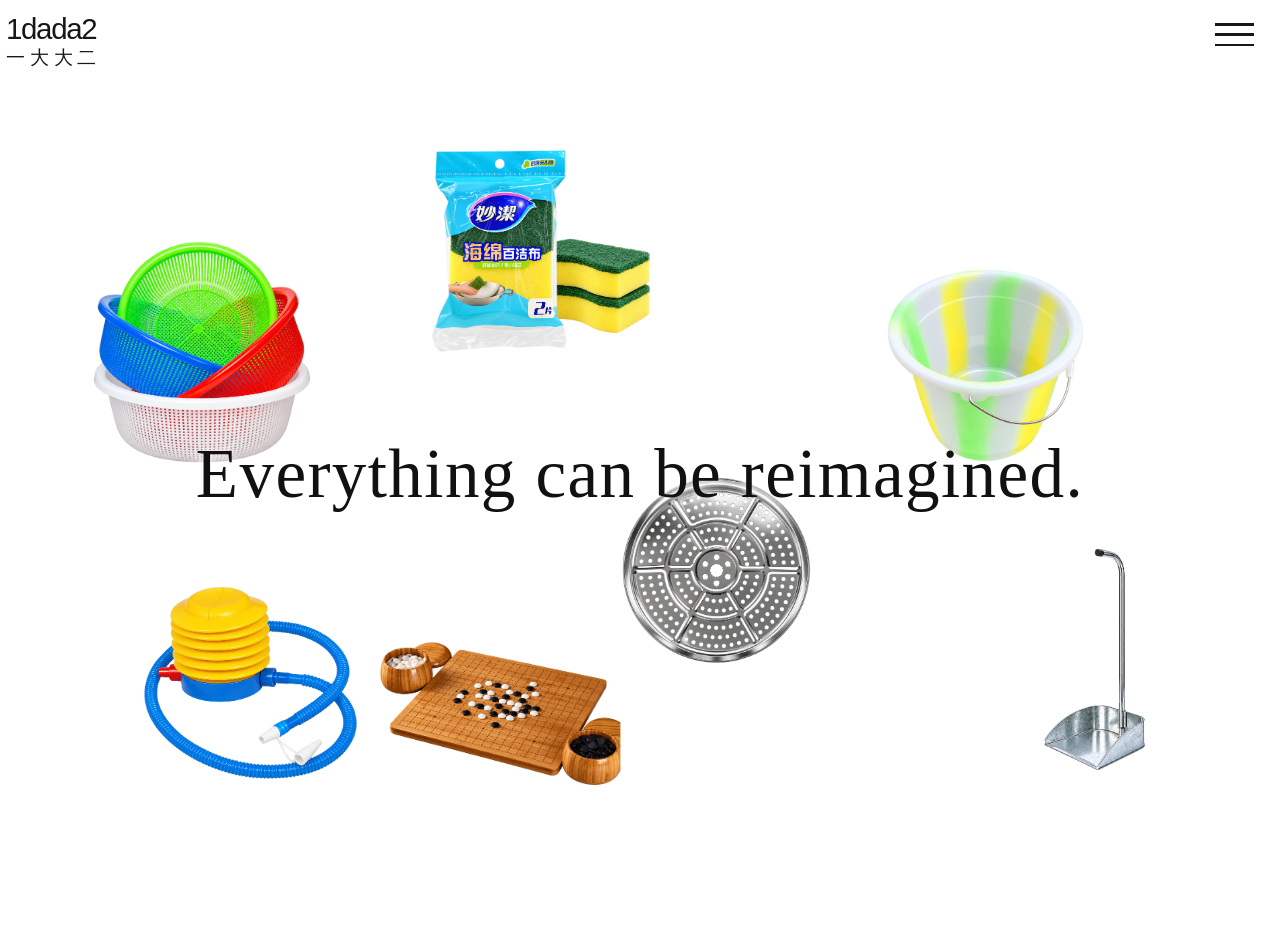
<file: index.html>
<!DOCTYPE html>
<html lang="en">
<head>
  <meta charset="utf-8" />
  <meta name="viewport" content="width=device-width,initial-scale=1" />
  <title>Home — Independent Designer</title>
  <meta name="description" content="Independent design practice: projects, objects, furniture and workshops." />
  <link rel="stylesheet" href="style.css" />
</head>
<body class="landing reimagined-home">
  <main class="reimagined-stage">
    <header aria-label="Main navigation" class="landing-top">
      <a class="index-home" href="index.html"><span class="brand-en">1dada2</span><span class="brand-zh brand-zh-aligned"><span>一</span><span>大</span><span>大</span><span>二</span></span></a>
      <button class="home-menu-toggle" type="button" aria-label="打开导航菜单" aria-expanded="false" aria-controls="home-full-menu"><span></span><span></span><span></span></button>
    </header>

    <div class="home-full-menu" id="home-full-menu" aria-hidden="true">
      <div class="home-menu-header">
        <a class="index-home" href="index.html"><span class="brand-en">1dada2</span><span class="brand-zh brand-zh-aligned"><span>一</span><span>大</span><span>大</span><span>二</span></span></a>
        <button type="button" class="home-menu-close" aria-label="关闭导航菜单">&times;</button>
      </div>
      <nav class="home-menu-links" aria-label="Site sections">
        <a href="projects.html"><span>Projects</span><small>项目</small></a>
        <a href="objects.html"><span>Objects</span><small>物品</small></a>
        <a href="furniture.html"><span>Furniture</span><small>家具</small></a>
        <a href="workshop.html"><span>Workshop</span><small>工作坊</small></a>
        <a href="about.html"><span>About</span><small>关于</small></a>
      </nav>
    </div>

    <section class="reimagined-hero" aria-label="Home introduction">
      <h1>Everything can be reimagined.</h1>
    </section>

    <section class="reimagined-canvas" aria-label="Everyday objects reimagined">
      <article class="object-pair pair-basket" aria-label="Basket becomes wall clock">
        <div class="pair-frame">
          <img class="pair-image pair-default" src="images/home-reimagined/ordinary-basket.png" alt="Basket" />
          <img class="pair-image pair-hover" src="images/home-reimagined/reimagined-basket.jpg" alt="Basket clock" />
        </div>
      </article>

      <article class="object-pair pair-sponge" aria-label="Sponge becomes mirror">
        <div class="pair-frame">
          <img class="pair-image pair-default" src="images/home-reimagined/ordinary-sponge.png" alt="Sponge" />
          <img class="pair-image pair-hover" src="images/home-reimagined/reimagined-sponge.jpg" alt="Sponge mirror" />
        </div>
      </article>

      <article class="object-pair pair-bucket" aria-label="Bucket becomes lamp">
        <div class="pair-frame">
          <img class="pair-image pair-default" src="images/home-reimagined/ordinary-bucket.png" alt="Bucket" />
          <img class="pair-image pair-hover" src="images/home-reimagined/reimagined-bucket.jpg" alt="Bucket lamp" />
        </div>
      </article>

      <article class="object-pair pair-pump" aria-label="Pump becomes lamp">
        <div class="pair-frame">
          <img class="pair-image pair-default" src="images/home-reimagined/ordinary-pump.png" alt="Pump" />
          <img class="pair-image pair-hover" src="images/home-reimagined/reimagined-pump.jpg" alt="Pump lamp" />
        </div>
      </article>

      <article class="object-pair pair-steamer" aria-label="Steamer becomes tool cart">
        <div class="pair-frame">
          <img class="pair-image pair-default" src="images/home-reimagined/ordinary-steamer.png" alt="Steamer tray" />
          <img class="pair-image pair-hover" src="images/home-reimagined/reimagined-steamer.jpg" alt="Tool cart" />
        </div>
      </article>

      <article class="object-pair pair-weiqi" aria-label="Weiqi becomes wall hook">
        <div class="pair-frame">
          <img class="pair-image pair-default" src="images/home-reimagined/ordinary-weiqi.png" alt="Weiqi board" />
          <img class="pair-image pair-hover" src="images/home-reimagined/reimagined-weiqi.jpg" alt="Weiqi wall hook" />
        </div>
      </article>

      <article class="object-pair pair-dustpan" aria-label="Dustpan becomes magazine rack">
        <div class="pair-frame">
          <img class="pair-image pair-default" src="images/home-reimagined/ordinary-dustpan.png" alt="Dustpan" />
          <img class="pair-image pair-hover" src="images/home-reimagined/reimagined-dustpan.jpg" alt="Dustpan magazine rack" />
        </div>
      </article>
    </section>
  </main>

  <script>
  (function(){
    const menu=document.getElementById('home-full-menu');
    const open=document.querySelector('.home-menu-toggle');
    const close=document.querySelector('.home-menu-close');
    const links=menu.querySelectorAll('a');
    function setOpen(show){
      menu.classList.toggle('is-open',show);
      menu.setAttribute('aria-hidden',String(!show));
      open.setAttribute('aria-expanded',String(show));
      document.body.classList.toggle('home-menu-open',show);
      if(show) close.focus(); else open.focus();
    }
    open.addEventListener('click',()=>setOpen(true));
    close.addEventListener('click',()=>setOpen(false));
    document.addEventListener('keydown',e=>{if(e.key==='Escape'&&menu.classList.contains('is-open')) setOpen(false);});
    links.forEach(a=>a.addEventListener('click',()=>{menu.classList.remove('is-open');document.body.classList.remove('home-menu-open');}));
  })();
  </script>
</body>
</html>
</file>
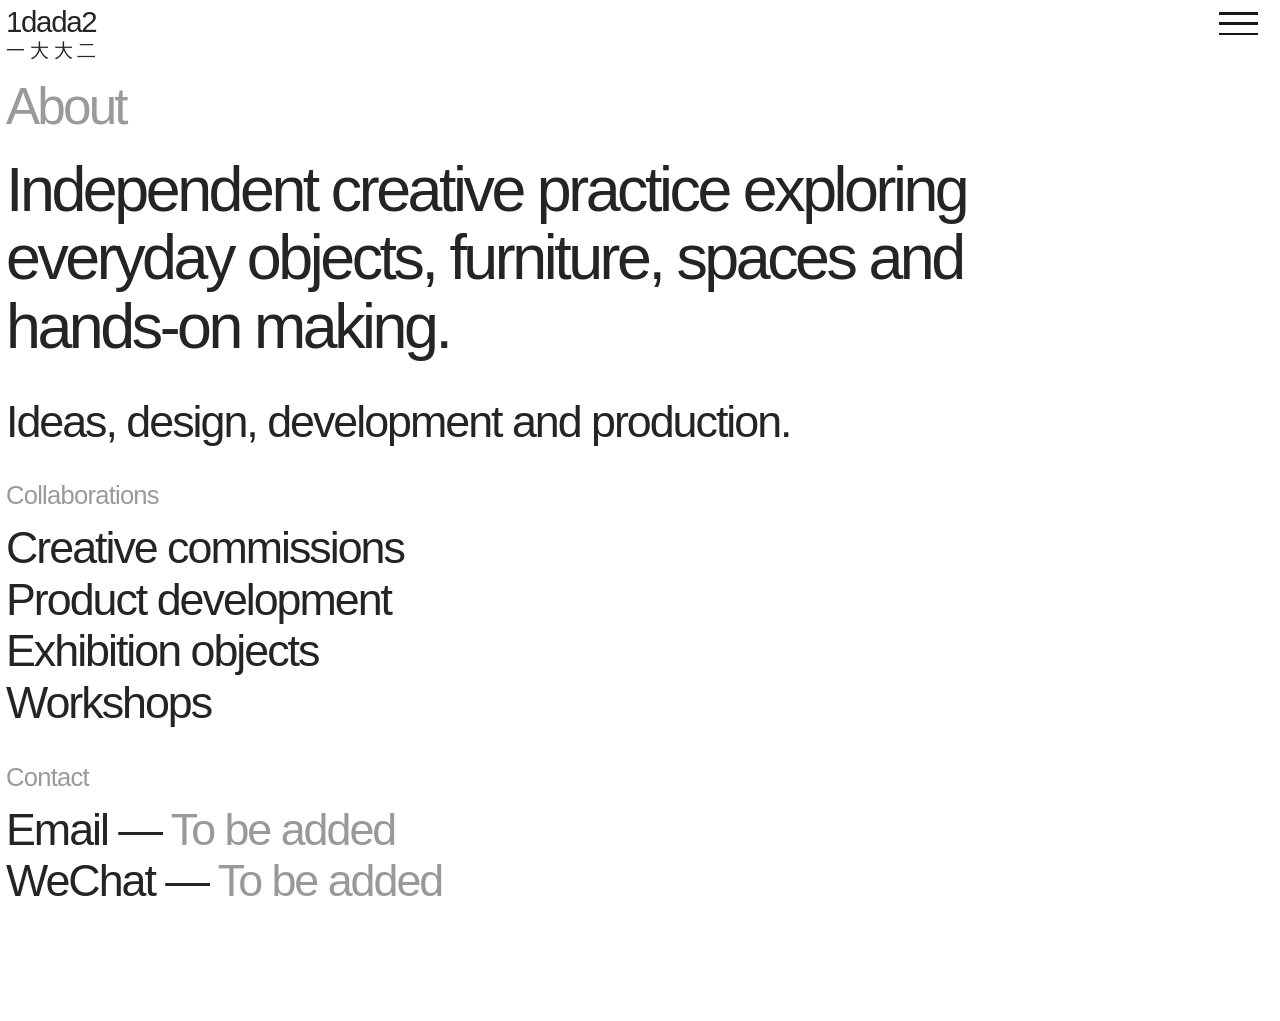
<file: about.html>
<!DOCTYPE html>

<html lang="en"><head><meta charset="utf-8"/><meta content="width=device-width,initial-scale=1" name="viewport"/><title>About — 1dada2</title><meta content="About 1dada2, independent designer." name="description"/><link href="style.css" rel="stylesheet"/></head><body class="index-body"><header class="index-header"><a class="index-home" href="index.html"><span class="brand-en">1dada2</span><span class="brand-zh brand-zh-aligned"><span>一</span><span>大</span><span>大</span><span>二</span></span></a><button aria-controls="home-full-menu" aria-expanded="false" aria-label="打开导航菜单" class="home-menu-toggle" type="button"><span></span><span></span><span></span></button></header><div aria-hidden="true" class="home-full-menu" id="home-full-menu"><div class="home-menu-header"><a class="index-home" href="index.html"><span class="brand-en">1dada2</span><span class="brand-zh brand-zh-aligned"><span>一</span><span>大</span><span>大</span><span>二</span></span></a><button aria-label="关闭导航菜单" class="home-menu-close" type="button">×</button></div><nav aria-label="Site sections" class="home-menu-links"><a href="projects.html"><span>Projects</span><small>项目</small></a><a href="objects.html"><span>Objects</span><small>物品</small></a><a href="furniture.html"><span>Furniture</span><small>家具</small></a><a href="workshop.html"><span>Workshop</span><small>工作坊</small></a><a aria-current="page" href="about.html"><span>About</span><small>关于</small></a></nav></div><main class="index-main about-index"><h1>About</h1><p class="about-statement">Independent creative practice exploring everyday objects, furniture, spaces and hands-on making.</p><p class="about-details">Ideas, design, development and production.</p><section aria-label="Collaboration"><span class="about-label">Collaborations</span><p class="about-details">Creative commissions<br/>Product development<br/>Exhibition objects<br/>Workshops</p></section><section aria-label="Contact"><span class="about-label">Contact</span><p class="about-details">Email — <span style="color:#999">To be added</span><br/>WeChat — <span style="color:#999">To be added</span></p></section></main><script>(function(){
 const menu=document.getElementById('home-full-menu');
 const open=document.querySelector('.home-menu-toggle');
 const close=document.querySelector('.home-menu-close');
 if(!menu||!open||!close)return;
 function setOpen(show){
   menu.classList.toggle('is-open',show);
   menu.setAttribute('aria-hidden',String(!show));
   open.setAttribute('aria-expanded',String(show));
   document.body.classList.toggle('home-menu-open',show);
   if(show)close.focus(); else open.focus();
 }
 open.addEventListener('click',()=>setOpen(true));
 close.addEventListener('click',()=>setOpen(false));
 document.addEventListener('keydown',e=>{if(e.key==='Escape'&&menu.classList.contains('is-open'))setOpen(false)});
 menu.querySelectorAll('a').forEach(a=>a.addEventListener('click',()=>{menu.classList.remove('is-open');document.body.classList.remove('home-menu-open')}));
})();</script></body></html>
</file>
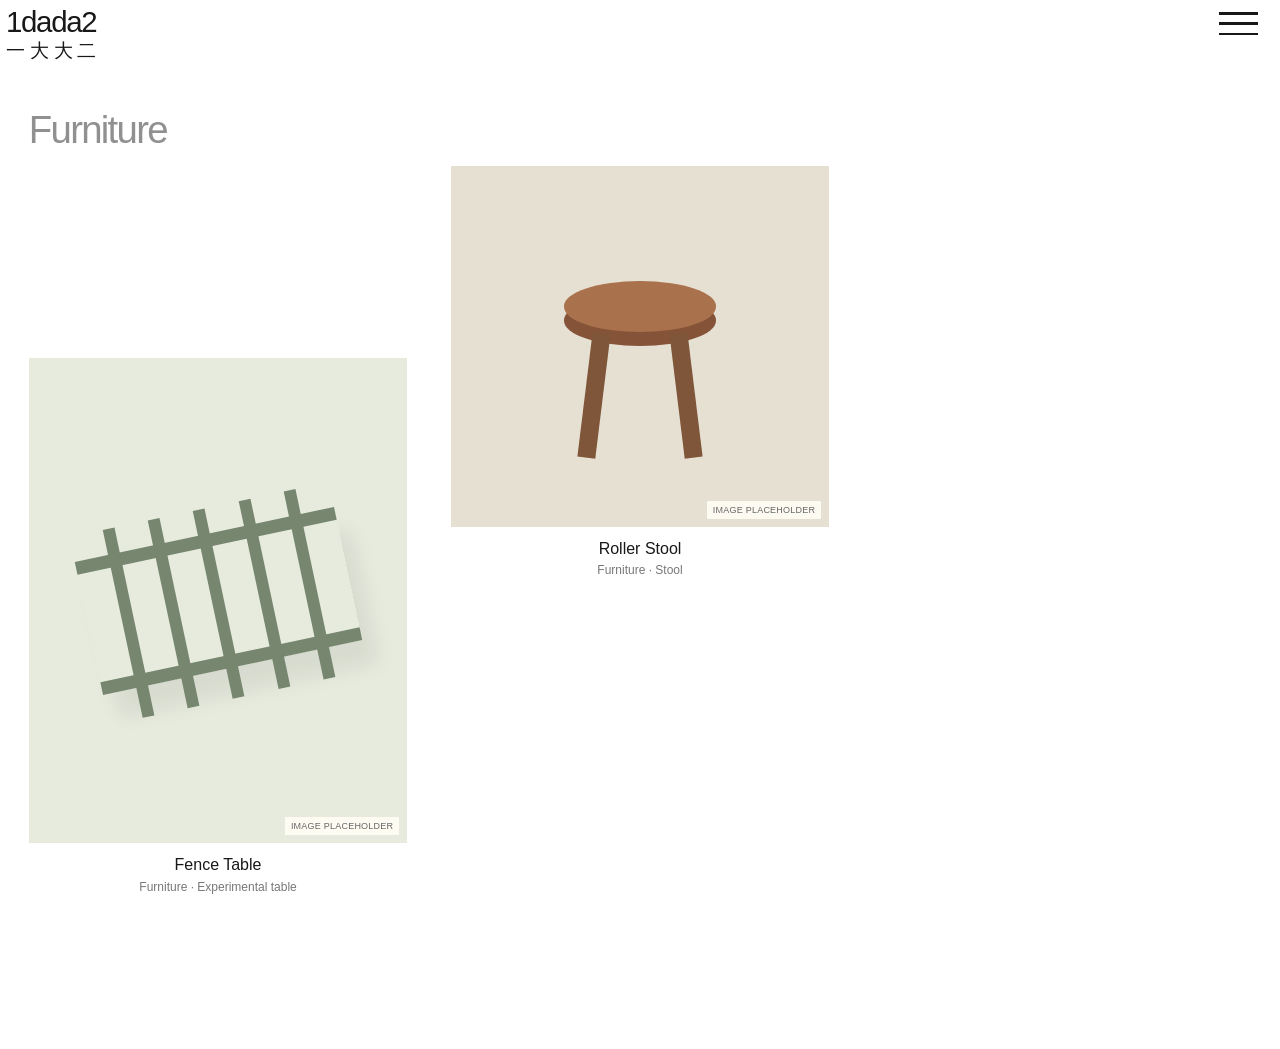
<file: furniture.html>
<!DOCTYPE html>

<html lang="en"><head><meta charset="utf-8"/><meta content="width=device-width,initial-scale=1" name="viewport"/><title>Furniture — 1dada2</title><link href="style.css" rel="stylesheet"/></head><body class="index-body stagger-page"><header class="index-header"><a class="index-home" href="index.html"><span class="brand-en">1dada2</span><span class="brand-zh brand-zh-aligned"><span>一</span><span>大</span><span>大</span><span>二</span></span></a><button aria-controls="home-full-menu" aria-expanded="false" aria-label="打开导航菜单" class="home-menu-toggle" type="button"><span></span><span></span><span></span></button></header><div aria-hidden="true" class="home-full-menu" id="home-full-menu"><div class="home-menu-header"><a class="index-home" href="index.html"><span class="brand-en">1dada2</span><span class="brand-zh brand-zh-aligned"><span>一</span><span>大</span><span>大</span><span>二</span></span></a><button aria-label="关闭导航菜单" class="home-menu-close" type="button">×</button></div><nav aria-label="Site sections" class="home-menu-links"><a href="projects.html"><span>Projects</span><small>项目</small></a><a href="objects.html"><span>Objects</span><small>物品</small></a><a aria-current="page" href="furniture.html"><span>Furniture</span><small>家具</small></a><a href="workshop.html"><span>Workshop</span><small>工作坊</small></a><a href="about.html"><span>About</span><small>关于</small></a></nav></div><main class="stagger-main"><h1 class="stagger-heading">Furniture</h1><section aria-label="Furniture portfolio" class="stagger-gallery"><div class="stagger-card offset-low"><figure class="stagger-figure"><div class="stagger-image ratio-tall art art-fence"><div class="fence-line"><i></i><i></i><i></i><i></i><i></i></div><span class="stagger-notice">IMAGE PLACEHOLDER</span></div><figcaption><span class="stagger-title">Fence Table</span><span class="stagger-desc">Furniture · Experimental table</span></figcaption></figure></div><div class="stagger-card offset-high"><figure class="stagger-figure"><div class="stagger-image ratio-square art art-stool"><div class="stool-top"></div><div class="stool-legs"><i></i><i></i></div><span class="stagger-notice">IMAGE PLACEHOLDER</span></div><figcaption><span class="stagger-title">Roller Stool</span><span class="stagger-desc">Furniture · Stool</span></figcaption></figure></div></section></main><script>(function(){
 const menu=document.getElementById('home-full-menu');
 const open=document.querySelector('.home-menu-toggle');
 const close=document.querySelector('.home-menu-close');
 if(!menu||!open||!close)return;
 function setOpen(show){
   menu.classList.toggle('is-open',show);
   menu.setAttribute('aria-hidden',String(!show));
   open.setAttribute('aria-expanded',String(show));
   document.body.classList.toggle('home-menu-open',show);
   if(show)close.focus(); else open.focus();
 }
 open.addEventListener('click',()=>setOpen(true));
 close.addEventListener('click',()=>setOpen(false));
 document.addEventListener('keydown',e=>{if(e.key==='Escape'&&menu.classList.contains('is-open'))setOpen(false)});
 menu.querySelectorAll('a').forEach(a=>a.addEventListener('click',()=>{menu.classList.remove('is-open');document.body.classList.remove('home-menu-open')}));
})();</script></body></html>
</file>
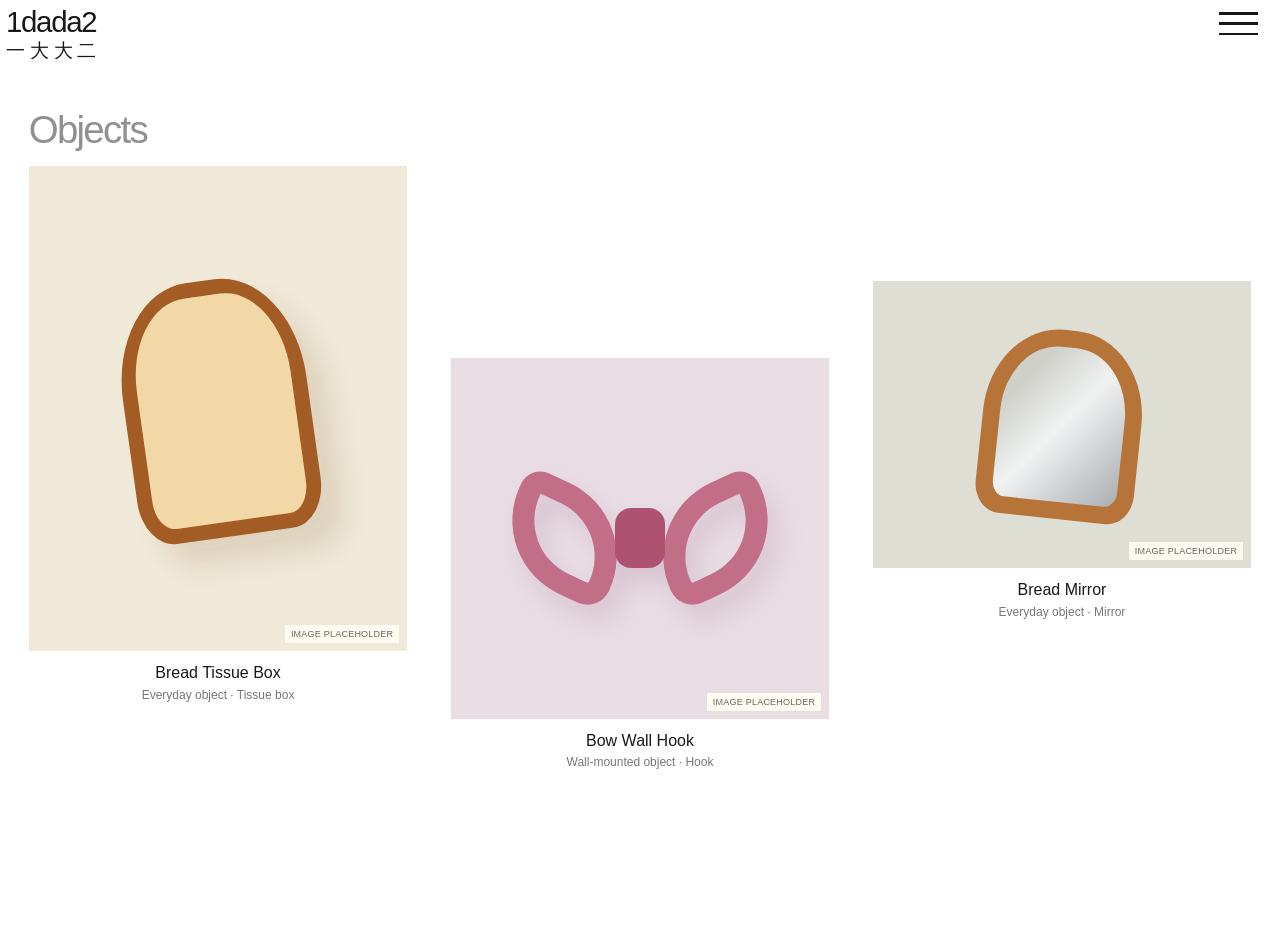
<file: objects.html>
<!DOCTYPE html>

<html lang="en"><head><meta charset="utf-8"/><meta content="width=device-width,initial-scale=1" name="viewport"/><title>Objects — 1dada2</title><link href="style.css" rel="stylesheet"/></head><body class="index-body stagger-page"><header class="index-header"><a class="index-home" href="index.html"><span class="brand-en">1dada2</span><span class="brand-zh brand-zh-aligned"><span>一</span><span>大</span><span>大</span><span>二</span></span></a><button aria-controls="home-full-menu" aria-expanded="false" aria-label="打开导航菜单" class="home-menu-toggle" type="button"><span></span><span></span><span></span></button></header><div aria-hidden="true" class="home-full-menu" id="home-full-menu"><div class="home-menu-header"><a class="index-home" href="index.html"><span class="brand-en">1dada2</span><span class="brand-zh brand-zh-aligned"><span>一</span><span>大</span><span>大</span><span>二</span></span></a><button aria-label="关闭导航菜单" class="home-menu-close" type="button">×</button></div><nav aria-label="Site sections" class="home-menu-links"><a href="projects.html"><span>Projects</span><small>项目</small></a><a aria-current="page" href="objects.html"><span>Objects</span><small>物品</small></a><a href="furniture.html"><span>Furniture</span><small>家具</small></a><a href="workshop.html"><span>Workshop</span><small>工作坊</small></a><a href="about.html"><span>About</span><small>关于</small></a></nav></div><main class="stagger-main"><h1 class="stagger-heading">Objects</h1><section aria-label="Objects portfolio" class="stagger-gallery"><div class="stagger-card offset-high"><figure class="stagger-figure"><div class="stagger-image ratio-tall art art-bread"><div class="bread-shape"><div class="bread-inner"></div></div><span class="stagger-notice">IMAGE PLACEHOLDER</span></div><figcaption><span class="stagger-title">Bread Tissue Box</span><span class="stagger-desc">Everyday object · Tissue box</span></figcaption></figure></div><div class="stagger-card offset-low"><figure class="stagger-figure"><div class="stagger-image ratio-square art art-bow"><div class="bow"><i></i><b></b><i></i></div><span class="stagger-notice">IMAGE PLACEHOLDER</span></div><figcaption><span class="stagger-title">Bow Wall Hook</span><span class="stagger-desc">Wall-mounted object · Hook</span></figcaption></figure></div><div class="stagger-card offset-mid"><figure class="stagger-figure"><div class="stagger-image ratio-landscape art art-mirror"><div class="mirror-shape"><div></div></div><span class="stagger-notice">IMAGE PLACEHOLDER</span></div><figcaption><span class="stagger-title">Bread Mirror</span><span class="stagger-desc">Everyday object · Mirror</span></figcaption></figure></div></section></main><script>(function(){
 const menu=document.getElementById('home-full-menu');
 const open=document.querySelector('.home-menu-toggle');
 const close=document.querySelector('.home-menu-close');
 if(!menu||!open||!close)return;
 function setOpen(show){
   menu.classList.toggle('is-open',show);
   menu.setAttribute('aria-hidden',String(!show));
   open.setAttribute('aria-expanded',String(show));
   document.body.classList.toggle('home-menu-open',show);
   if(show)close.focus(); else open.focus();
 }
 open.addEventListener('click',()=>setOpen(true));
 close.addEventListener('click',()=>setOpen(false));
 document.addEventListener('keydown',e=>{if(e.key==='Escape'&&menu.classList.contains('is-open'))setOpen(false)});
 menu.querySelectorAll('a').forEach(a=>a.addEventListener('click',()=>{menu.classList.remove('is-open');document.body.classList.remove('home-menu-open')}));
})();</script></body></html>
</file>
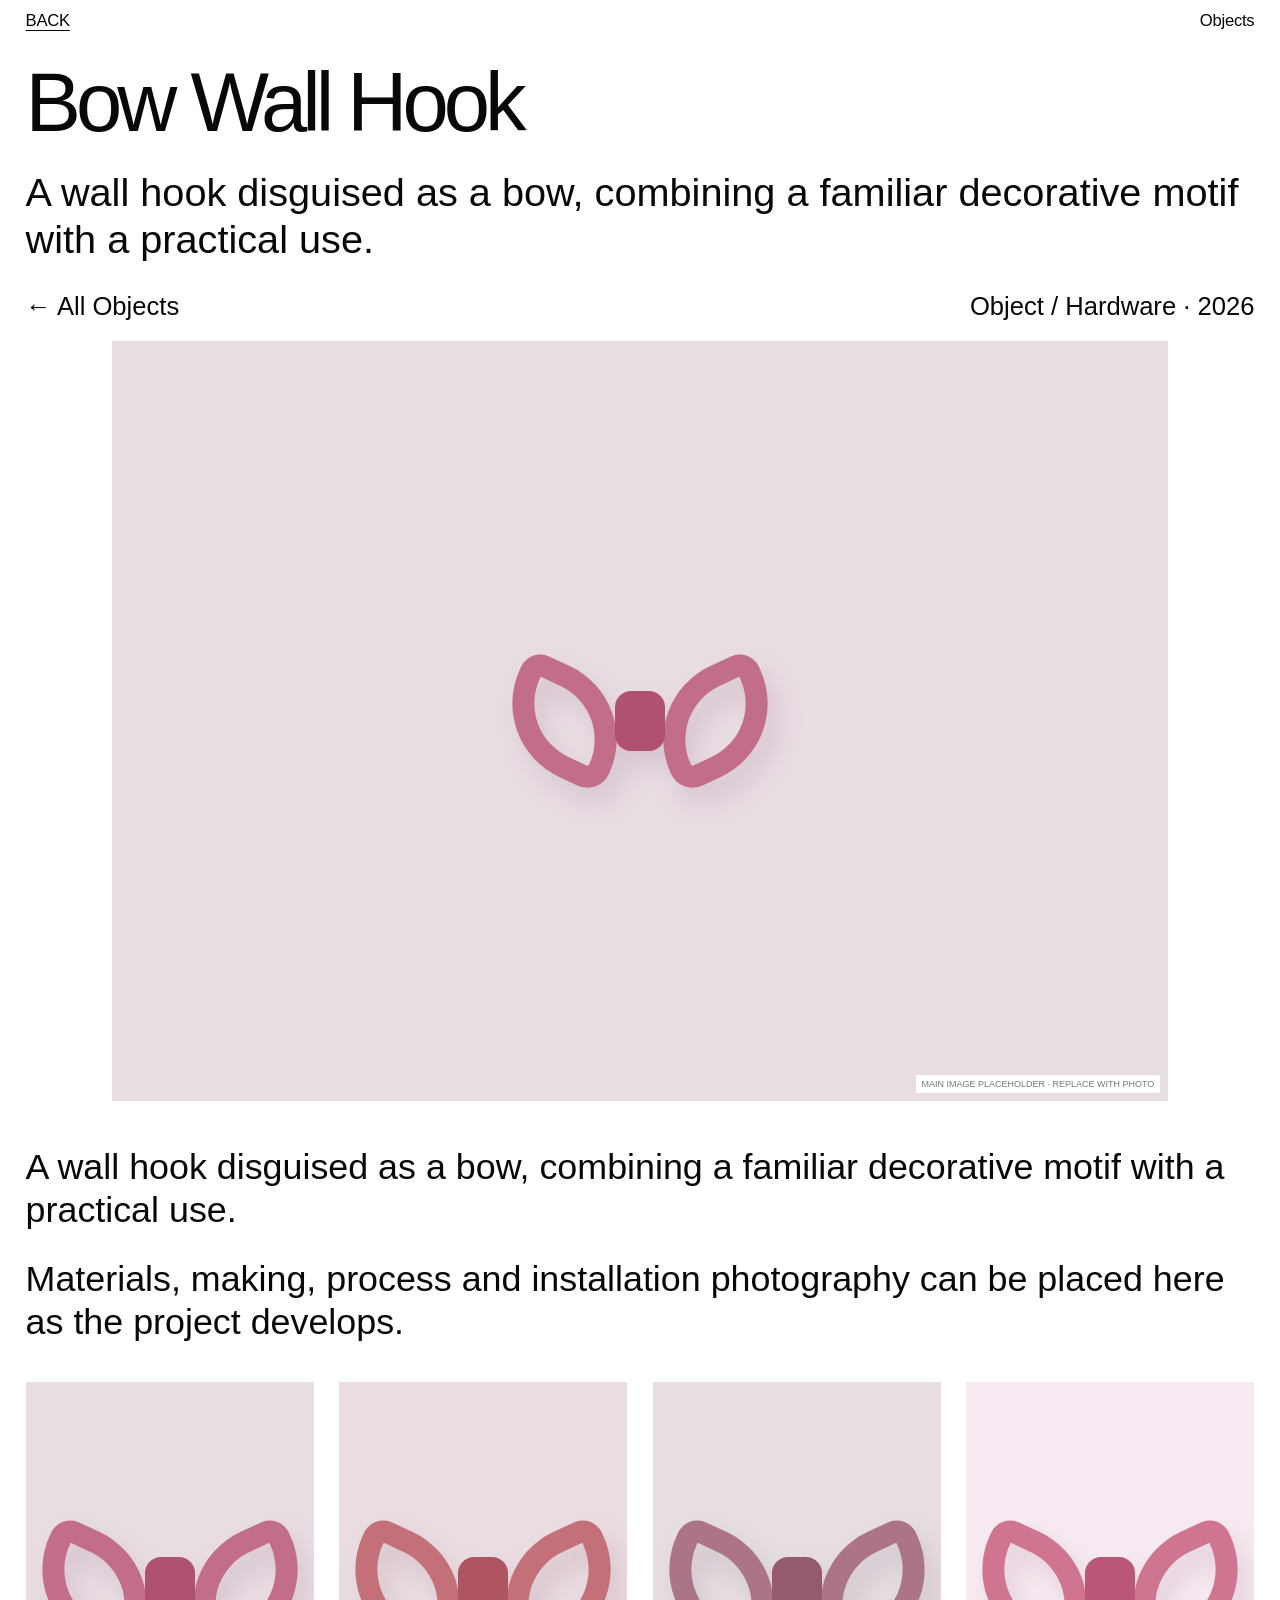
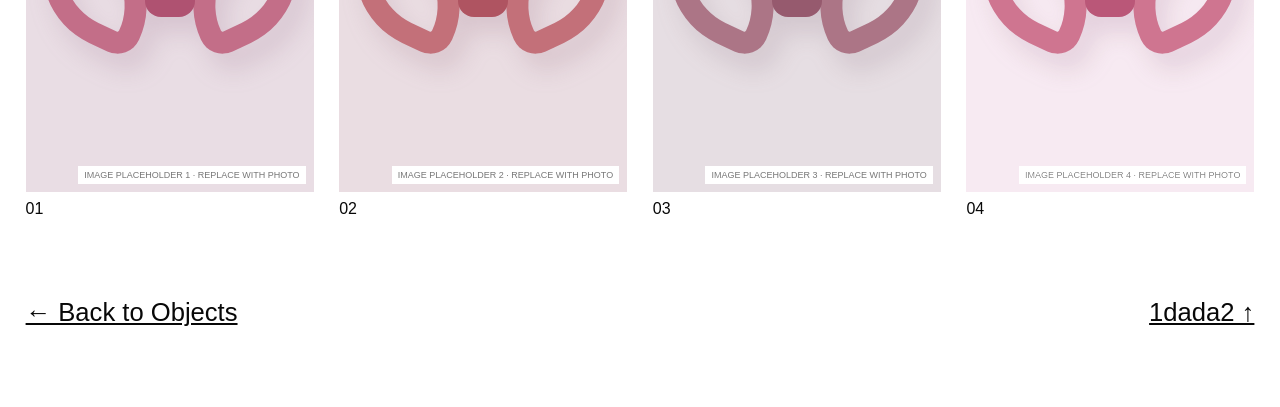
<file: project-bow-wall-hook.html>
<!DOCTYPE html>
<html lang="en"><head><meta charset="utf-8"/><meta content="width=device-width,initial-scale=1" name="viewport"/><title>Bow Wall Hook — 1dada2</title><link href="style.css" rel="stylesheet"/></head><body class="project-detail-body"><header class="detail-top"><a class="detail-back" href="objects.html">BACK ←</a></header><main class="editorial-detail"><div class="editorial-nav"><a href="objects.html">BACK</a><span>Objects</span></div><h1>Bow Wall Hook</h1><p class="detail-lead">A wall hook disguised as a bow, combining a familiar decorative motif with a practical use.</p><div class="project-swap"><a href="objects.html">← All Objects</a><span>Object / Hardware · 2026</span></div><figure class="editorial-hero"><div class="art art-bow"><div class="bow"><i></i><b></b><i></i></div><small class="image-notice">MAIN IMAGE PLACEHOLDER · REPLACE WITH PHOTO</small></div></figure><section class="editorial-text"><p>A wall hook disguised as a bow, combining a familiar decorative motif with a practical use.</p><p>Materials, making, process and installation photography can be placed here as the project develops.</p></section><section aria-label="Project gallery" class="detail-tiles"><figure class="detail-tile"><div class="art art-bow art-variation-1"><div class="bow"><i></i><b></b><i></i></div><small class="image-notice">IMAGE PLACEHOLDER 1 · REPLACE WITH PHOTO</small></div><figcaption>01</figcaption></figure><figure class="detail-tile"><div class="art art-bow art-variation-2"><div class="bow"><i></i><b></b><i></i></div><small class="image-notice">IMAGE PLACEHOLDER 2 · REPLACE WITH PHOTO</small></div><figcaption>02</figcaption></figure><figure class="detail-tile"><div class="art art-bow art-variation-3"><div class="bow"><i></i><b></b><i></i></div><small class="image-notice">IMAGE PLACEHOLDER 3 · REPLACE WITH PHOTO</small></div><figcaption>03</figcaption></figure><figure class="detail-tile"><div class="art art-bow art-variation-4"><div class="bow"><i></i><b></b><i></i></div><small class="image-notice">IMAGE PLACEHOLDER 4 · REPLACE WITH PHOTO</small></div><figcaption>04</figcaption></figure></section><div class="detail-end"><a href="objects.html">← Back to Objects</a><a href="index.html">1dada2 ↑</a></div></main></body></html>
</file>
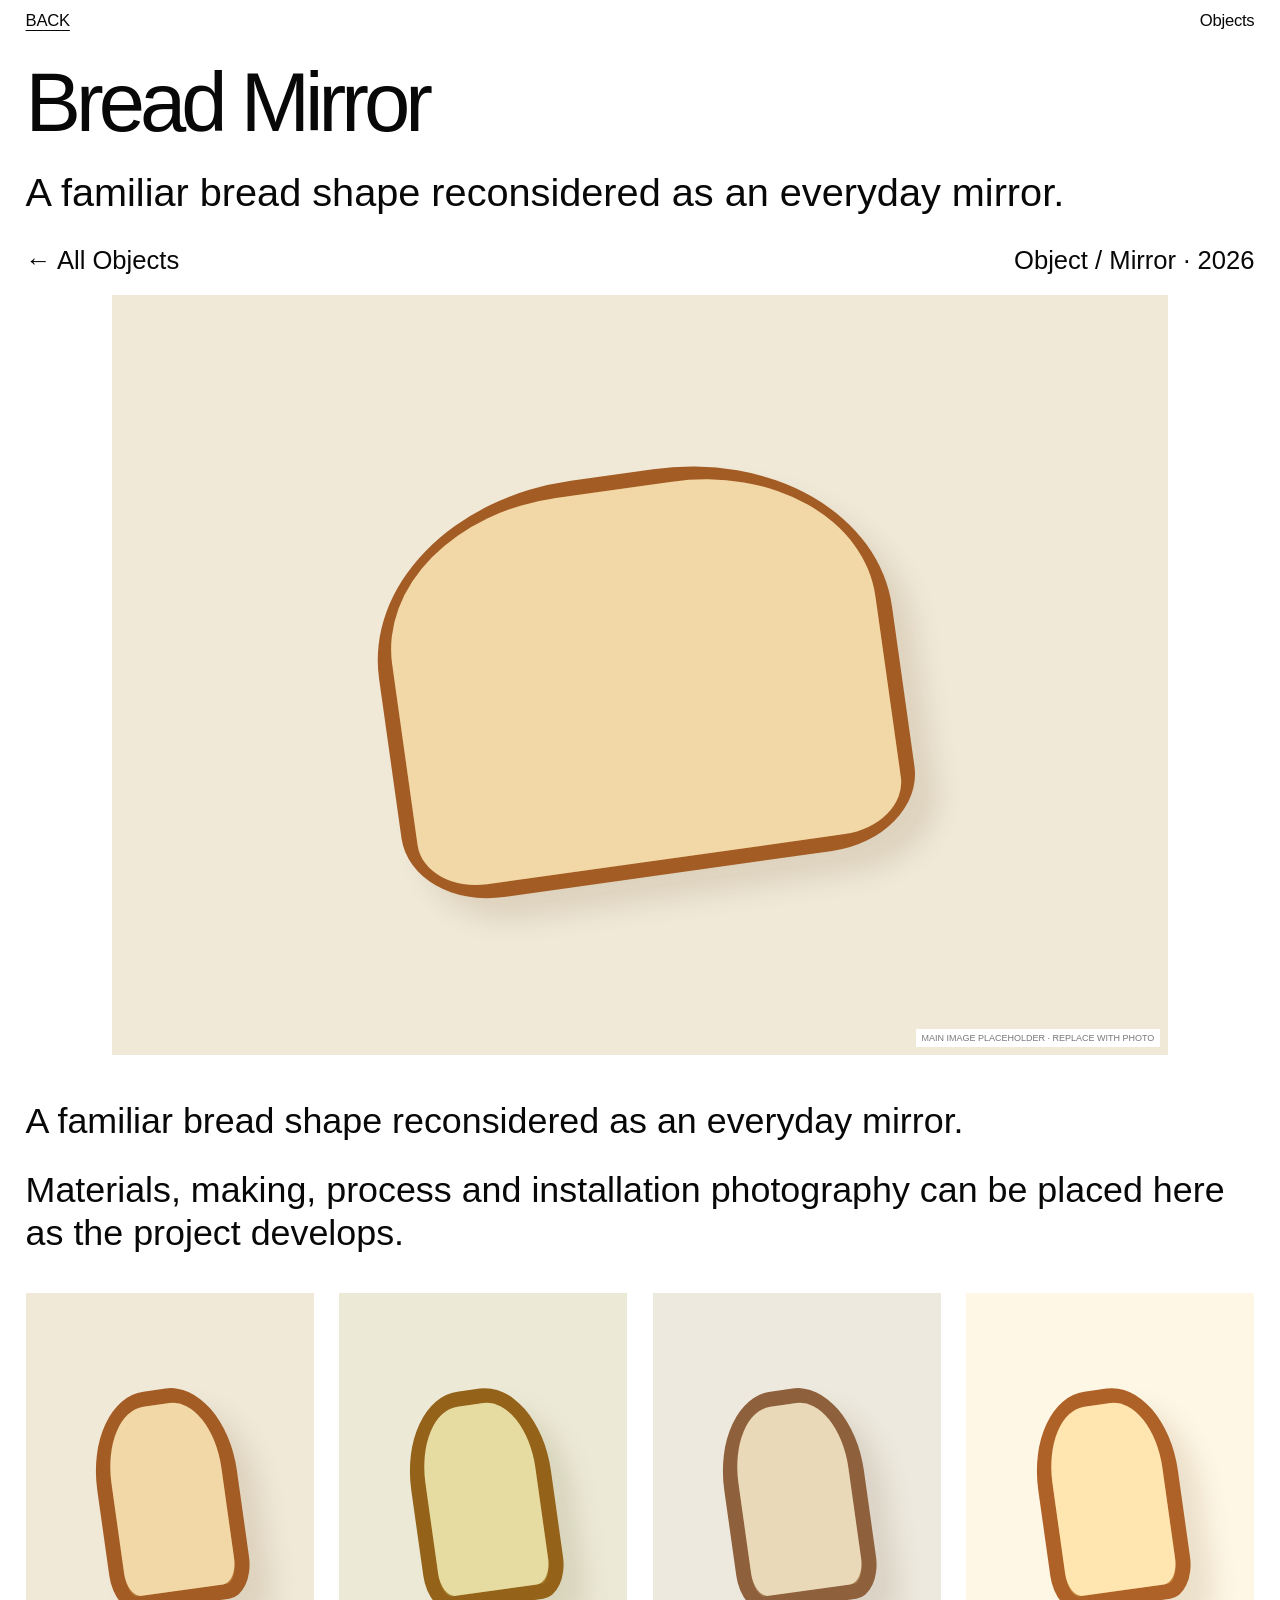
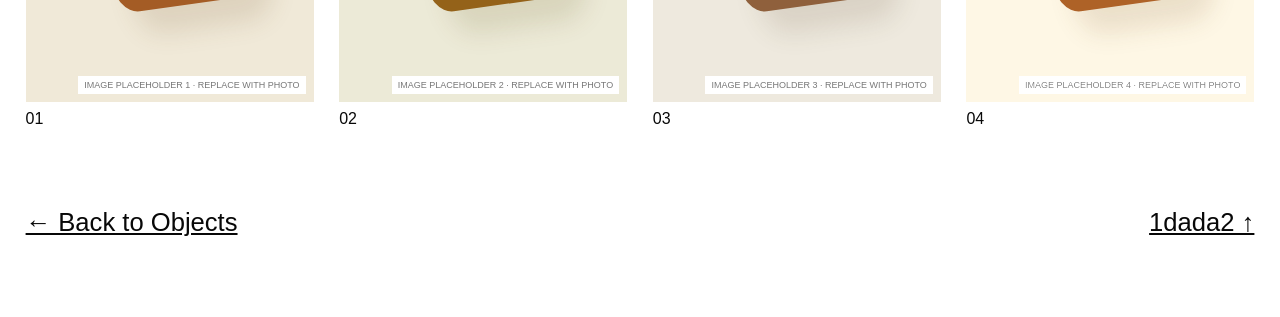
<file: project-bread-mirror.html>
<!DOCTYPE html>
<html lang="en"><head><meta charset="utf-8"/><meta content="width=device-width,initial-scale=1" name="viewport"/><title>Bread Mirror — 1dada2</title><link href="style.css" rel="stylesheet"/></head><body class="project-detail-body"><header class="detail-top"><a class="detail-back" href="objects.html">BACK ←</a></header><main class="editorial-detail"><div class="editorial-nav"><a href="objects.html">BACK</a><span>Objects</span></div><h1>Bread Mirror</h1><p class="detail-lead">A familiar bread shape reconsidered as an everyday mirror.</p><div class="project-swap"><a href="objects.html">← All Objects</a><span>Object / Mirror · 2026</span></div><figure class="editorial-hero"><div class="art art-bread"><div class="bread-shape"><div class="bread-inner"></div></div><small class="image-notice">MAIN IMAGE PLACEHOLDER · REPLACE WITH PHOTO</small></div></figure><section class="editorial-text"><p>A familiar bread shape reconsidered as an everyday mirror.</p><p>Materials, making, process and installation photography can be placed here as the project develops.</p></section><section aria-label="Project gallery" class="detail-tiles"><figure class="detail-tile"><div class="art art-bread art-variation-1"><div class="bread-shape"><div class="bread-inner"></div></div><small class="image-notice">IMAGE PLACEHOLDER 1 · REPLACE WITH PHOTO</small></div><figcaption>01</figcaption></figure><figure class="detail-tile"><div class="art art-bread art-variation-2"><div class="bread-shape"><div class="bread-inner"></div></div><small class="image-notice">IMAGE PLACEHOLDER 2 · REPLACE WITH PHOTO</small></div><figcaption>02</figcaption></figure><figure class="detail-tile"><div class="art art-bread art-variation-3"><div class="bread-shape"><div class="bread-inner"></div></div><small class="image-notice">IMAGE PLACEHOLDER 3 · REPLACE WITH PHOTO</small></div><figcaption>03</figcaption></figure><figure class="detail-tile"><div class="art art-bread art-variation-4"><div class="bread-shape"><div class="bread-inner"></div></div><small class="image-notice">IMAGE PLACEHOLDER 4 · REPLACE WITH PHOTO</small></div><figcaption>04</figcaption></figure></section><div class="detail-end"><a href="objects.html">← Back to Objects</a><a href="index.html">1dada2 ↑</a></div></main></body></html>
</file>
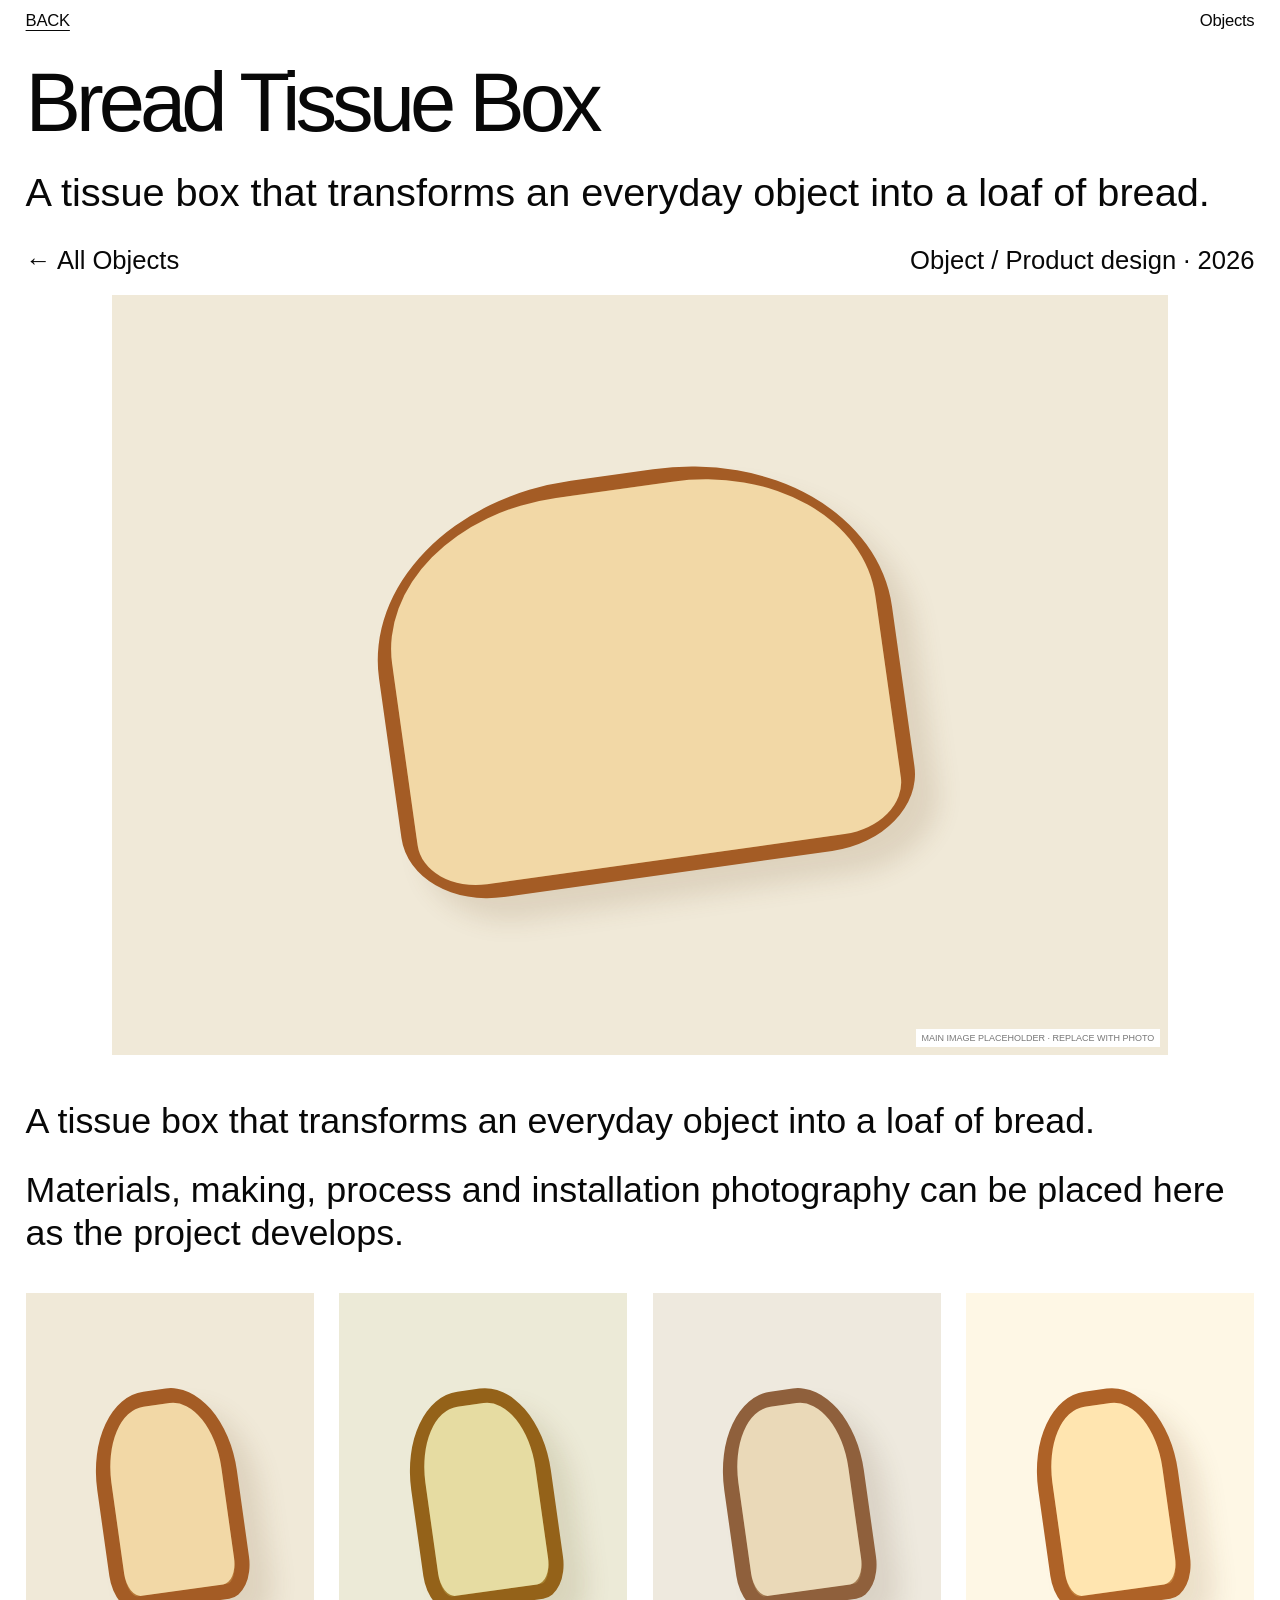
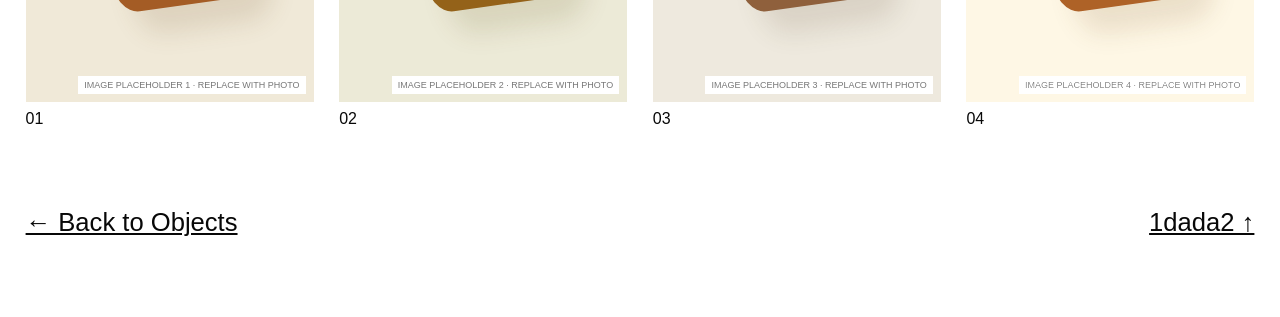
<file: project-bread-tissue-box.html>
<!DOCTYPE html>
<html lang="en"><head><meta charset="utf-8"/><meta content="width=device-width,initial-scale=1" name="viewport"/><title>Bread Tissue Box — 1dada2</title><link href="style.css" rel="stylesheet"/></head><body class="project-detail-body"><header class="detail-top"><a class="detail-back" href="objects.html">BACK ←</a></header><main class="editorial-detail"><div class="editorial-nav"><a href="objects.html">BACK</a><span>Objects</span></div><h1>Bread Tissue Box</h1><p class="detail-lead">A tissue box that transforms an everyday object into a loaf of bread.</p><div class="project-swap"><a href="objects.html">← All Objects</a><span>Object / Product design · 2026</span></div><figure class="editorial-hero"><div class="art art-bread"><div class="bread-shape"><div class="bread-inner"></div></div><small class="image-notice">MAIN IMAGE PLACEHOLDER · REPLACE WITH PHOTO</small></div></figure><section class="editorial-text"><p>A tissue box that transforms an everyday object into a loaf of bread.</p><p>Materials, making, process and installation photography can be placed here as the project develops.</p></section><section aria-label="Project gallery" class="detail-tiles"><figure class="detail-tile"><div class="art art-bread art-variation-1"><div class="bread-shape"><div class="bread-inner"></div></div><small class="image-notice">IMAGE PLACEHOLDER 1 · REPLACE WITH PHOTO</small></div><figcaption>01</figcaption></figure><figure class="detail-tile"><div class="art art-bread art-variation-2"><div class="bread-shape"><div class="bread-inner"></div></div><small class="image-notice">IMAGE PLACEHOLDER 2 · REPLACE WITH PHOTO</small></div><figcaption>02</figcaption></figure><figure class="detail-tile"><div class="art art-bread art-variation-3"><div class="bread-shape"><div class="bread-inner"></div></div><small class="image-notice">IMAGE PLACEHOLDER 3 · REPLACE WITH PHOTO</small></div><figcaption>03</figcaption></figure><figure class="detail-tile"><div class="art art-bread art-variation-4"><div class="bread-shape"><div class="bread-inner"></div></div><small class="image-notice">IMAGE PLACEHOLDER 4 · REPLACE WITH PHOTO</small></div><figcaption>04</figcaption></figure></section><div class="detail-end"><a href="objects.html">← Back to Objects</a><a href="index.html">1dada2 ↑</a></div></main></body></html>
</file>
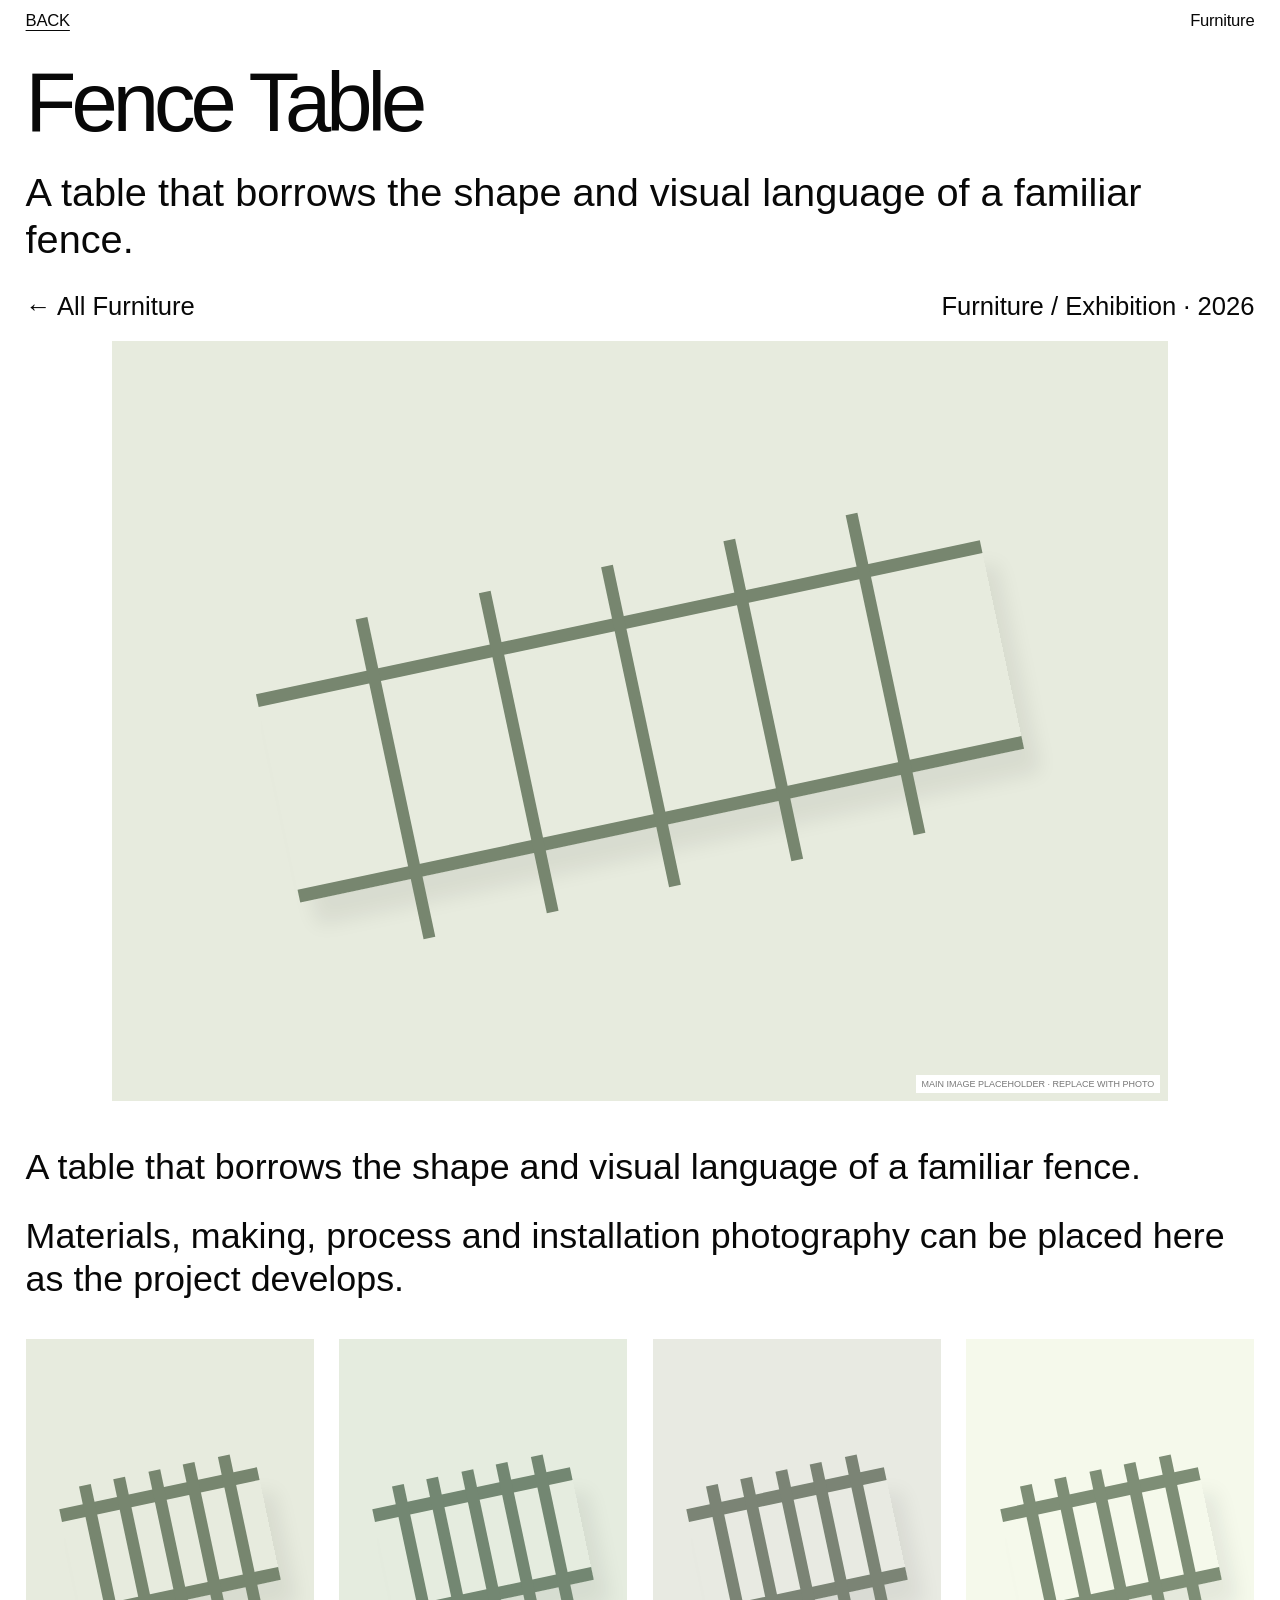
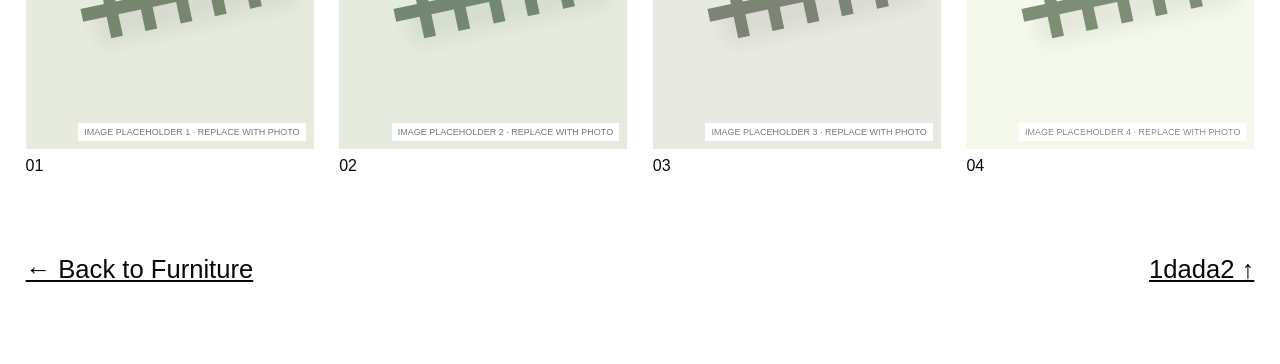
<file: project-fence-table.html>
<!DOCTYPE html>
<html lang="en"><head><meta charset="utf-8"/><meta content="width=device-width,initial-scale=1" name="viewport"/><title>Fence Table — 1dada2</title><link href="style.css" rel="stylesheet"/></head><body class="project-detail-body"><header class="detail-top"><a class="detail-back" href="furniture.html">BACK ←</a></header><main class="editorial-detail"><div class="editorial-nav"><a href="furniture.html">BACK</a><span>Furniture</span></div><h1>Fence Table</h1><p class="detail-lead">A table that borrows the shape and visual language of a familiar fence.</p><div class="project-swap"><a href="furniture.html">← All Furniture</a><span>Furniture / Exhibition · 2026</span></div><figure class="editorial-hero"><div class="art art-fence"><div class="fence-line"><i></i><i></i><i></i><i></i><i></i></div><small class="image-notice">MAIN IMAGE PLACEHOLDER · REPLACE WITH PHOTO</small></div></figure><section class="editorial-text"><p>A table that borrows the shape and visual language of a familiar fence.</p><p>Materials, making, process and installation photography can be placed here as the project develops.</p></section><section aria-label="Project gallery" class="detail-tiles"><figure class="detail-tile"><div class="art art-fence art-variation-1"><div class="fence-line"><i></i><i></i><i></i><i></i><i></i></div><small class="image-notice">IMAGE PLACEHOLDER 1 · REPLACE WITH PHOTO</small></div><figcaption>01</figcaption></figure><figure class="detail-tile"><div class="art art-fence art-variation-2"><div class="fence-line"><i></i><i></i><i></i><i></i><i></i></div><small class="image-notice">IMAGE PLACEHOLDER 2 · REPLACE WITH PHOTO</small></div><figcaption>02</figcaption></figure><figure class="detail-tile"><div class="art art-fence art-variation-3"><div class="fence-line"><i></i><i></i><i></i><i></i><i></i></div><small class="image-notice">IMAGE PLACEHOLDER 3 · REPLACE WITH PHOTO</small></div><figcaption>03</figcaption></figure><figure class="detail-tile"><div class="art art-fence art-variation-4"><div class="fence-line"><i></i><i></i><i></i><i></i><i></i></div><small class="image-notice">IMAGE PLACEHOLDER 4 · REPLACE WITH PHOTO</small></div><figcaption>04</figcaption></figure></section><div class="detail-end"><a href="furniture.html">← Back to Furniture</a><a href="index.html">1dada2 ↑</a></div></main></body></html>
</file>
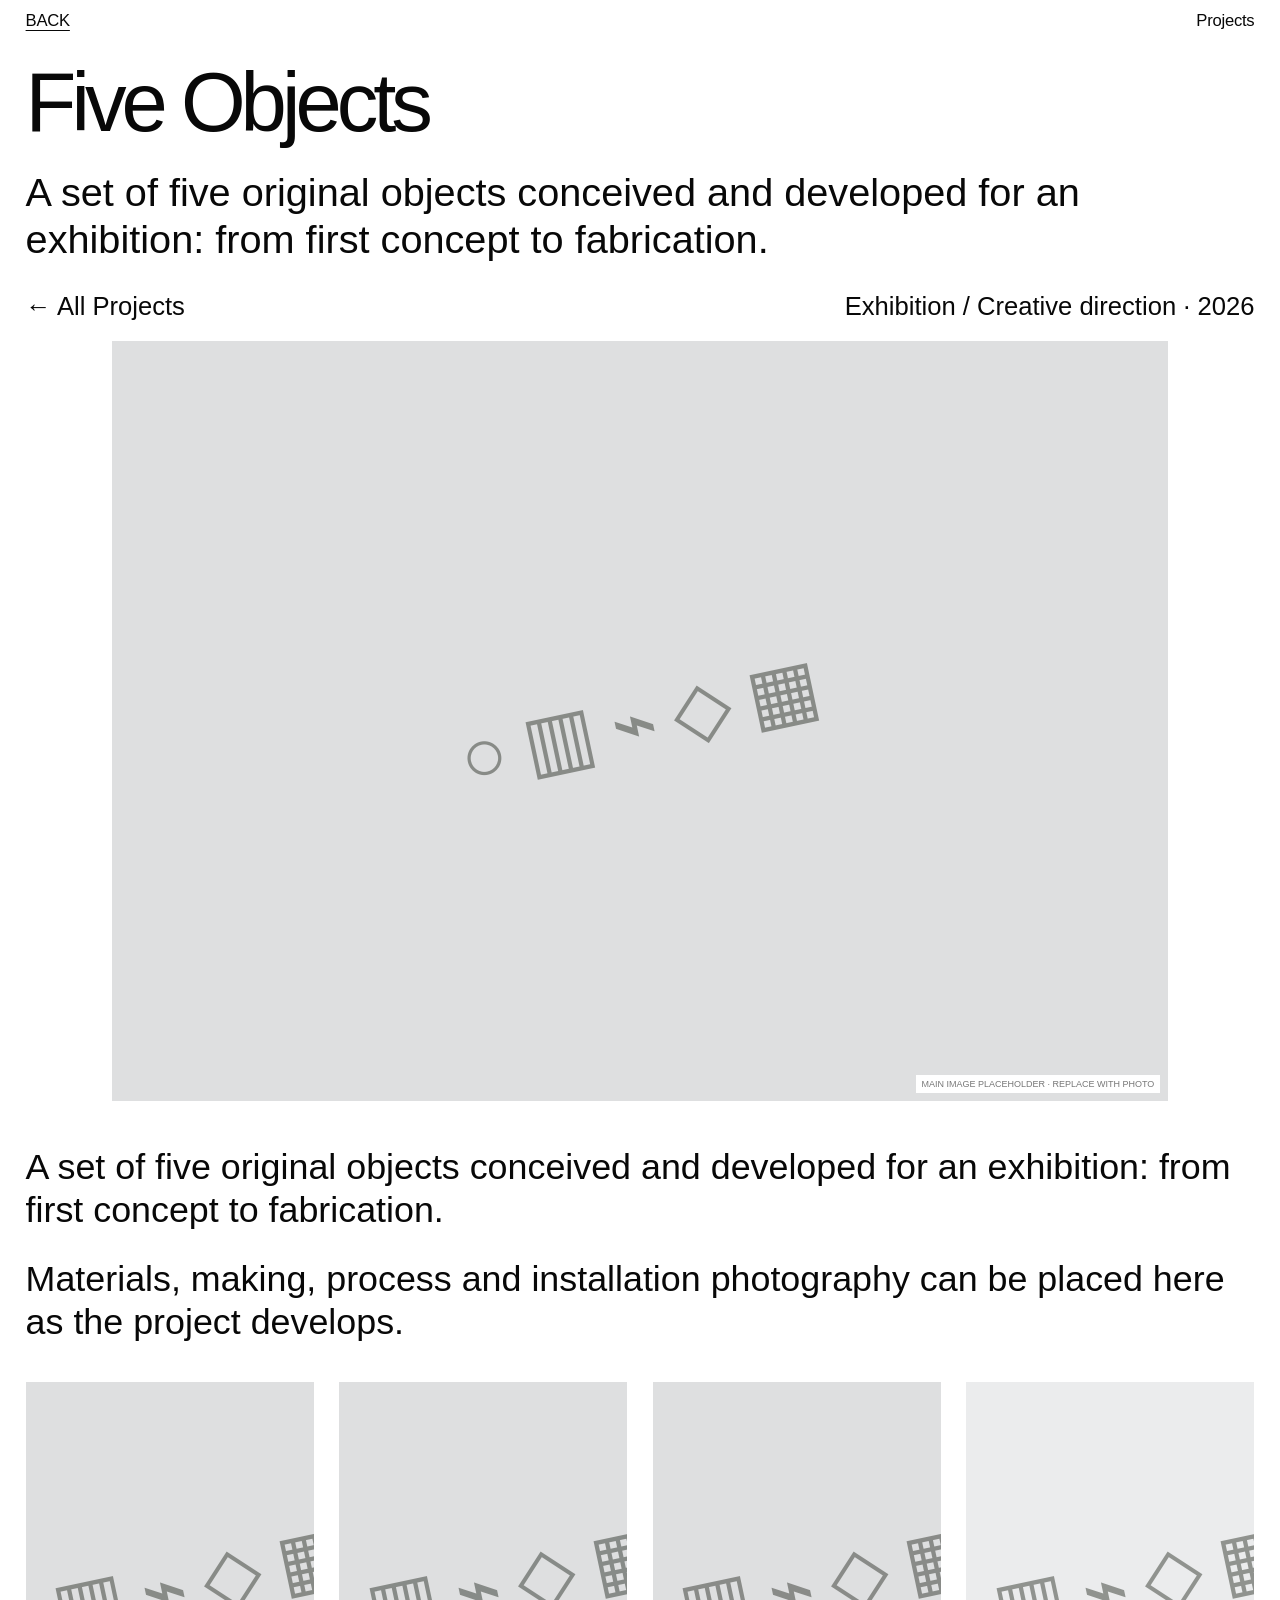
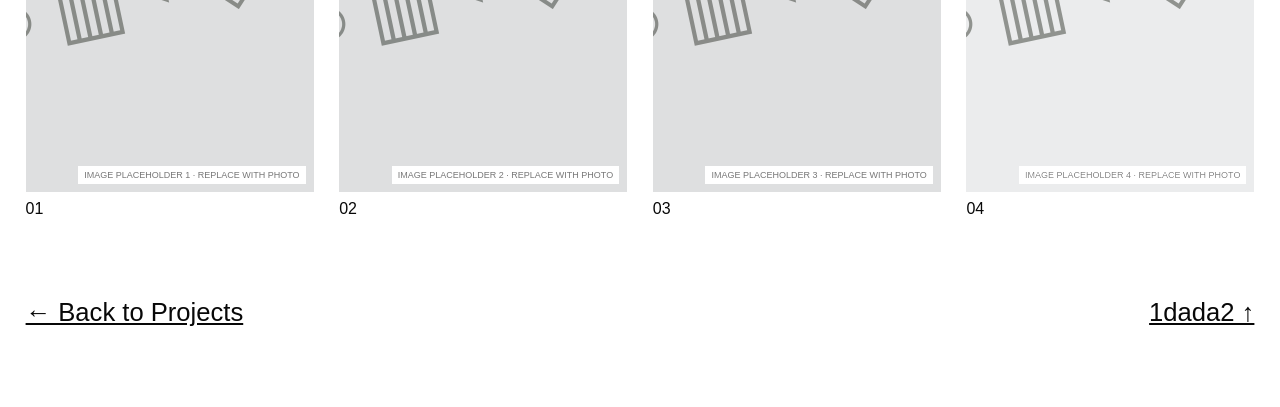
<file: project-five-objects.html>
<!DOCTYPE html>
<html lang="en"><head><meta charset="utf-8"/><meta content="width=device-width,initial-scale=1" name="viewport"/><title>Five Objects — 1dada2</title><link href="style.css" rel="stylesheet"/></head><body class="project-detail-body"><header class="detail-top"><a class="detail-back" href="projects.html">BACK ←</a></header><main class="editorial-detail"><div class="editorial-nav"><a href="projects.html">BACK</a><span>Projects</span></div><h1>Five Objects</h1><p class="detail-lead">A set of five original objects conceived and developed for an exhibition: from first concept to fabrication.</p><div class="project-swap"><a href="projects.html">← All Projects</a><span>Exhibition / Creative direction · 2026</span></div><figure class="editorial-hero"><div class="art art-five"><div class="five-grid"><span>○</span><span>▥</span><span>⌁</span><span>◇</span><span>▦</span></div><small class="image-notice">MAIN IMAGE PLACEHOLDER · REPLACE WITH PHOTO</small></div></figure><section class="editorial-text"><p>A set of five original objects conceived and developed for an exhibition: from first concept to fabrication.</p><p>Materials, making, process and installation photography can be placed here as the project develops.</p></section><section aria-label="Project gallery" class="detail-tiles"><figure class="detail-tile"><div class="art art-five art-variation-1"><div class="five-grid"><span>○</span><span>▥</span><span>⌁</span><span>◇</span><span>▦</span></div><small class="image-notice">IMAGE PLACEHOLDER 1 · REPLACE WITH PHOTO</small></div><figcaption>01</figcaption></figure><figure class="detail-tile"><div class="art art-five art-variation-2"><div class="five-grid"><span>○</span><span>▥</span><span>⌁</span><span>◇</span><span>▦</span></div><small class="image-notice">IMAGE PLACEHOLDER 2 · REPLACE WITH PHOTO</small></div><figcaption>02</figcaption></figure><figure class="detail-tile"><div class="art art-five art-variation-3"><div class="five-grid"><span>○</span><span>▥</span><span>⌁</span><span>◇</span><span>▦</span></div><small class="image-notice">IMAGE PLACEHOLDER 3 · REPLACE WITH PHOTO</small></div><figcaption>03</figcaption></figure><figure class="detail-tile"><div class="art art-five art-variation-4"><div class="five-grid"><span>○</span><span>▥</span><span>⌁</span><span>◇</span><span>▦</span></div><small class="image-notice">IMAGE PLACEHOLDER 4 · REPLACE WITH PHOTO</small></div><figcaption>04</figcaption></figure></section><div class="detail-end"><a href="projects.html">← Back to Projects</a><a href="index.html">1dada2 ↑</a></div></main></body></html>
</file>
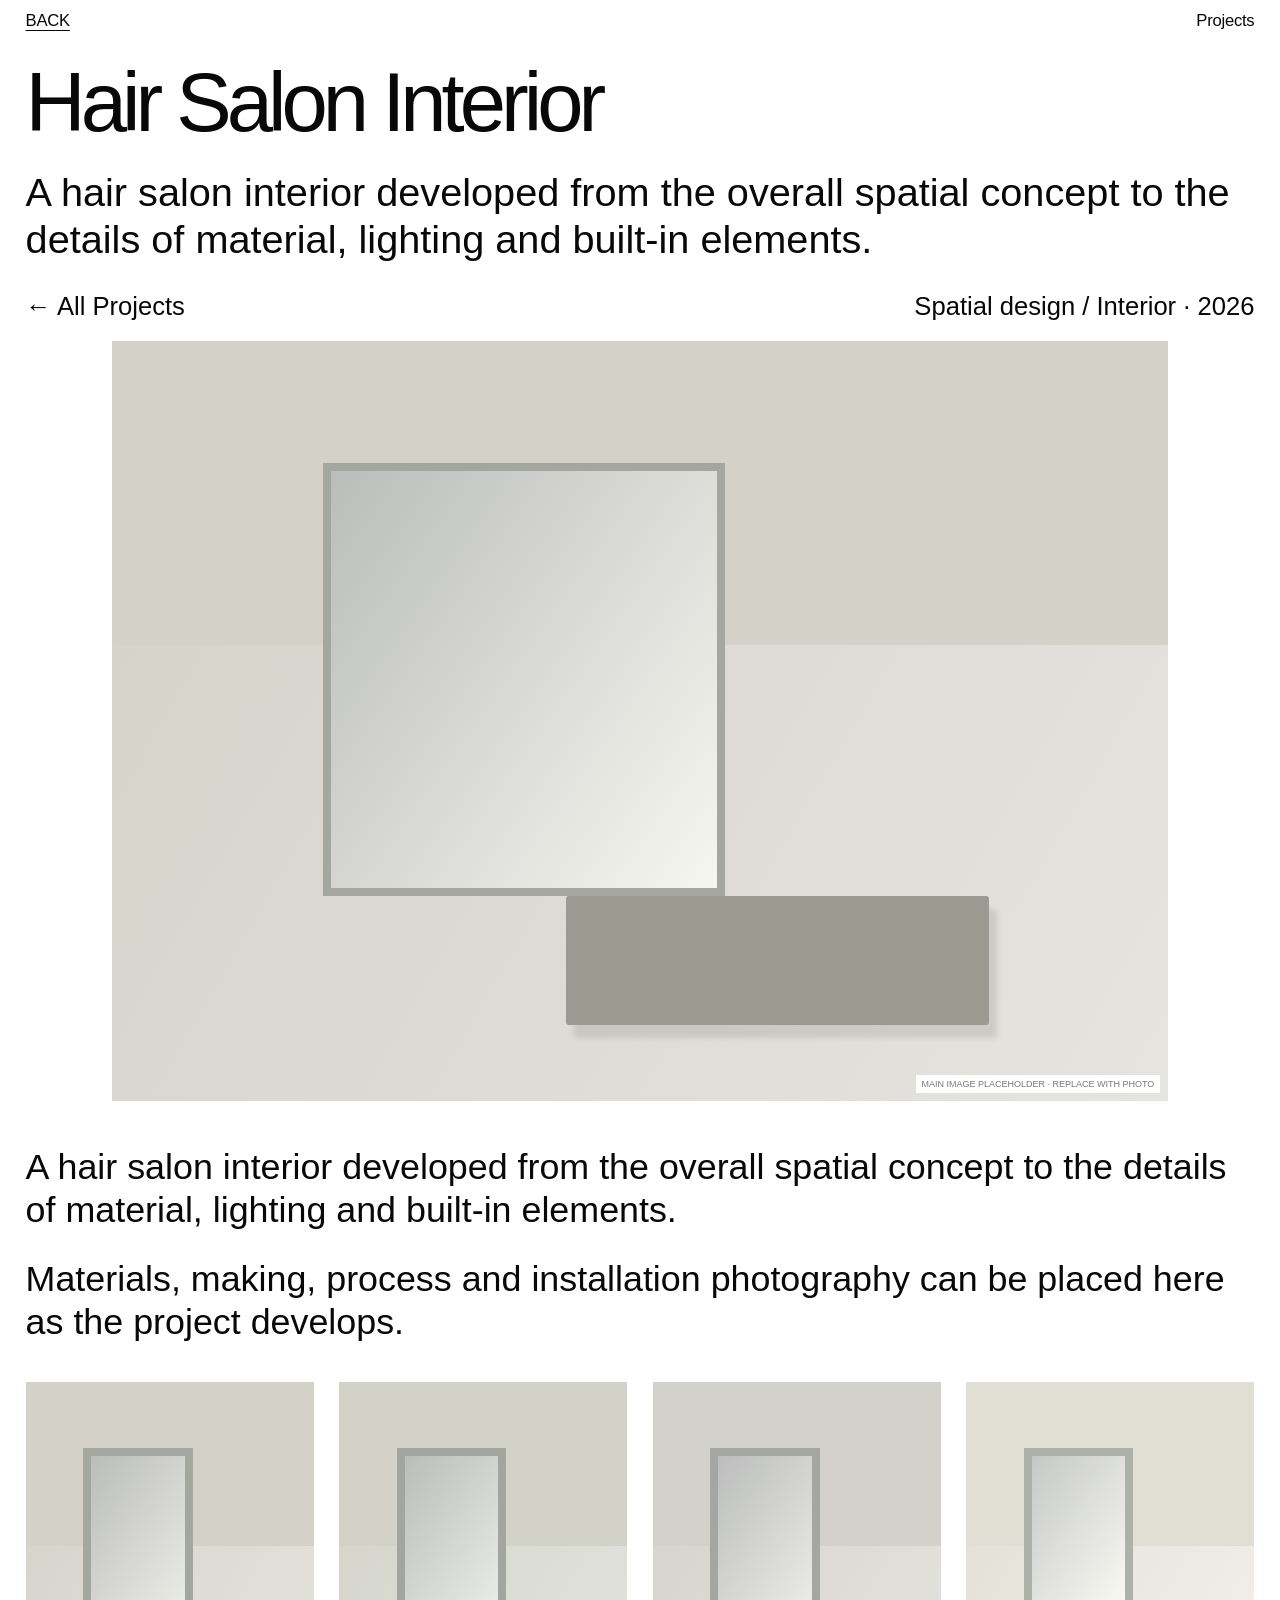
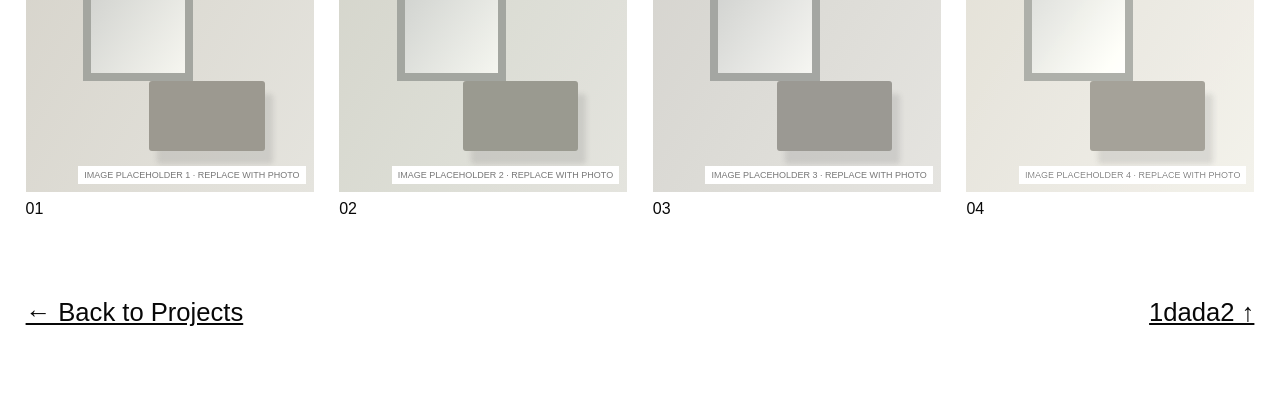
<file: project-hair-salon-interior.html>
<!DOCTYPE html>
<html lang="en"><head><meta charset="utf-8"/><meta content="width=device-width,initial-scale=1" name="viewport"/><title>Hair Salon Interior — 1dada2</title><link href="style.css" rel="stylesheet"/></head><body class="project-detail-body"><header class="detail-top"><a class="detail-back" href="projects.html">BACK ←</a></header><main class="editorial-detail"><div class="editorial-nav"><a href="projects.html">BACK</a><span>Projects</span></div><h1>Hair Salon Interior</h1><p class="detail-lead">A hair salon interior developed from the overall spatial concept to the details of material, lighting and built-in elements.</p><div class="project-swap"><a href="projects.html">← All Projects</a><span>Spatial design / Interior · 2026</span></div><figure class="editorial-hero"><div class="art art-room"><div class="room-wall"></div><div class="room-mirror"></div><div class="room-bench"></div><small class="image-notice">MAIN IMAGE PLACEHOLDER · REPLACE WITH PHOTO</small></div></figure><section class="editorial-text"><p>A hair salon interior developed from the overall spatial concept to the details of material, lighting and built-in elements.</p><p>Materials, making, process and installation photography can be placed here as the project develops.</p></section><section aria-label="Project gallery" class="detail-tiles"><figure class="detail-tile"><div class="art art-room art-variation-1"><div class="room-wall"></div><div class="room-mirror"></div><div class="room-bench"></div><small class="image-notice">IMAGE PLACEHOLDER 1 · REPLACE WITH PHOTO</small></div><figcaption>01</figcaption></figure><figure class="detail-tile"><div class="art art-room art-variation-2"><div class="room-wall"></div><div class="room-mirror"></div><div class="room-bench"></div><small class="image-notice">IMAGE PLACEHOLDER 2 · REPLACE WITH PHOTO</small></div><figcaption>02</figcaption></figure><figure class="detail-tile"><div class="art art-room art-variation-3"><div class="room-wall"></div><div class="room-mirror"></div><div class="room-bench"></div><small class="image-notice">IMAGE PLACEHOLDER 3 · REPLACE WITH PHOTO</small></div><figcaption>03</figcaption></figure><figure class="detail-tile"><div class="art art-room art-variation-4"><div class="room-wall"></div><div class="room-mirror"></div><div class="room-bench"></div><small class="image-notice">IMAGE PLACEHOLDER 4 · REPLACE WITH PHOTO</small></div><figcaption>04</figcaption></figure></section><div class="detail-end"><a href="projects.html">← Back to Projects</a><a href="index.html">1dada2 ↑</a></div></main></body></html>
</file>
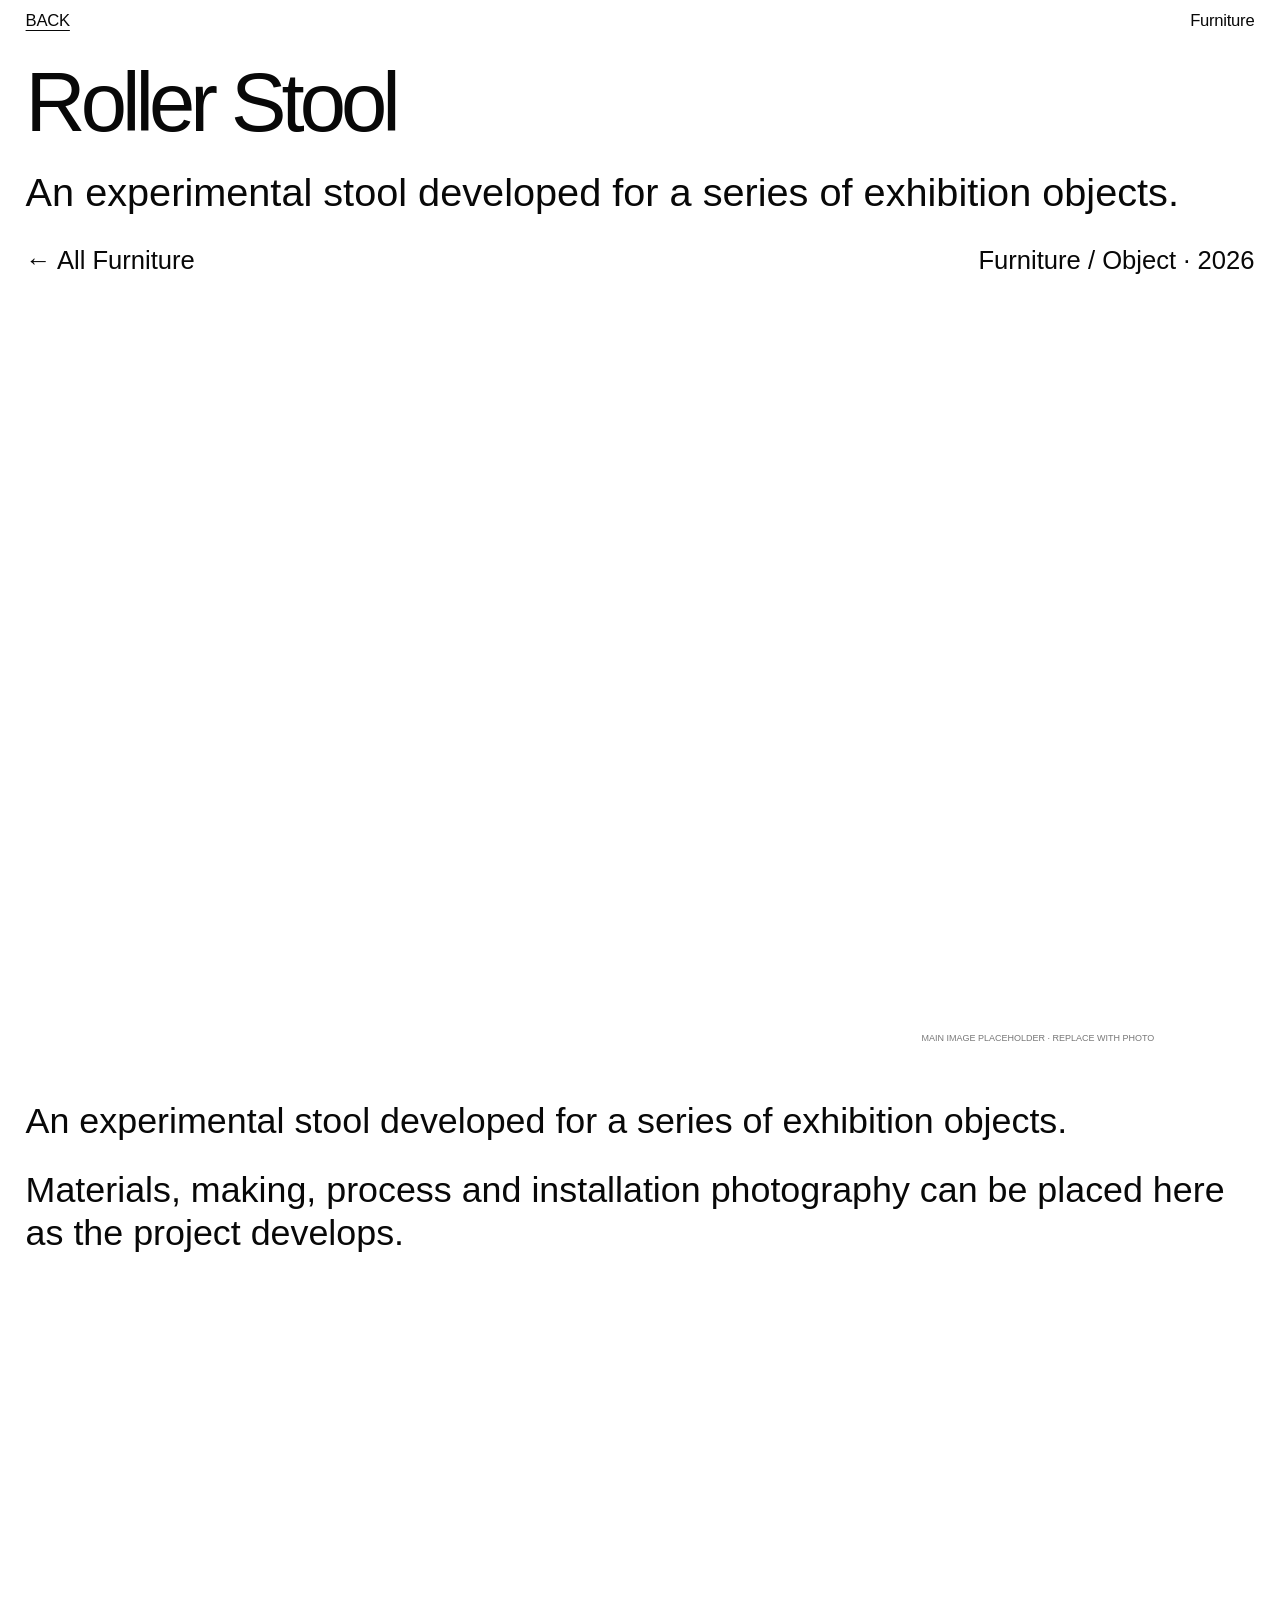
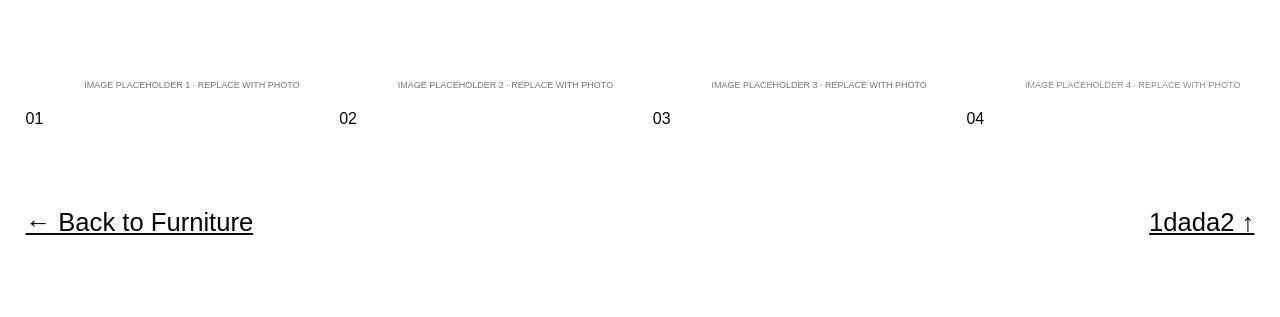
<file: project-roller-stool.html>
<!DOCTYPE html>
<html lang="en"><head><meta charset="utf-8"/><meta content="width=device-width,initial-scale=1" name="viewport"/><title>Roller Stool — 1dada2</title><link href="style.css" rel="stylesheet"/></head><body class="project-detail-body"><header class="detail-top"><a class="detail-back" href="furniture.html">BACK ←</a></header><main class="editorial-detail"><div class="editorial-nav"><a href="furniture.html">BACK</a><span>Furniture</span></div><h1>Roller Stool</h1><p class="detail-lead">An experimental stool developed for a series of exhibition objects.</p><div class="project-swap"><a href="furniture.html">← All Furniture</a><span>Furniture / Object · 2026</span></div><figure class="editorial-hero"><div class="art art-roller"><div class="roller-shape"></div><small class="image-notice">MAIN IMAGE PLACEHOLDER · REPLACE WITH PHOTO</small></div></figure><section class="editorial-text"><p>An experimental stool developed for a series of exhibition objects.</p><p>Materials, making, process and installation photography can be placed here as the project develops.</p></section><section aria-label="Project gallery" class="detail-tiles"><figure class="detail-tile"><div class="art art-roller art-variation-1"><div class="roller-shape"></div><small class="image-notice">IMAGE PLACEHOLDER 1 · REPLACE WITH PHOTO</small></div><figcaption>01</figcaption></figure><figure class="detail-tile"><div class="art art-roller art-variation-2"><div class="roller-shape"></div><small class="image-notice">IMAGE PLACEHOLDER 2 · REPLACE WITH PHOTO</small></div><figcaption>02</figcaption></figure><figure class="detail-tile"><div class="art art-roller art-variation-3"><div class="roller-shape"></div><small class="image-notice">IMAGE PLACEHOLDER 3 · REPLACE WITH PHOTO</small></div><figcaption>03</figcaption></figure><figure class="detail-tile"><div class="art art-roller art-variation-4"><div class="roller-shape"></div><small class="image-notice">IMAGE PLACEHOLDER 4 · REPLACE WITH PHOTO</small></div><figcaption>04</figcaption></figure></section><div class="detail-end"><a href="furniture.html">← Back to Furniture</a><a href="index.html">1dada2 ↑</a></div></main></body></html>
</file>
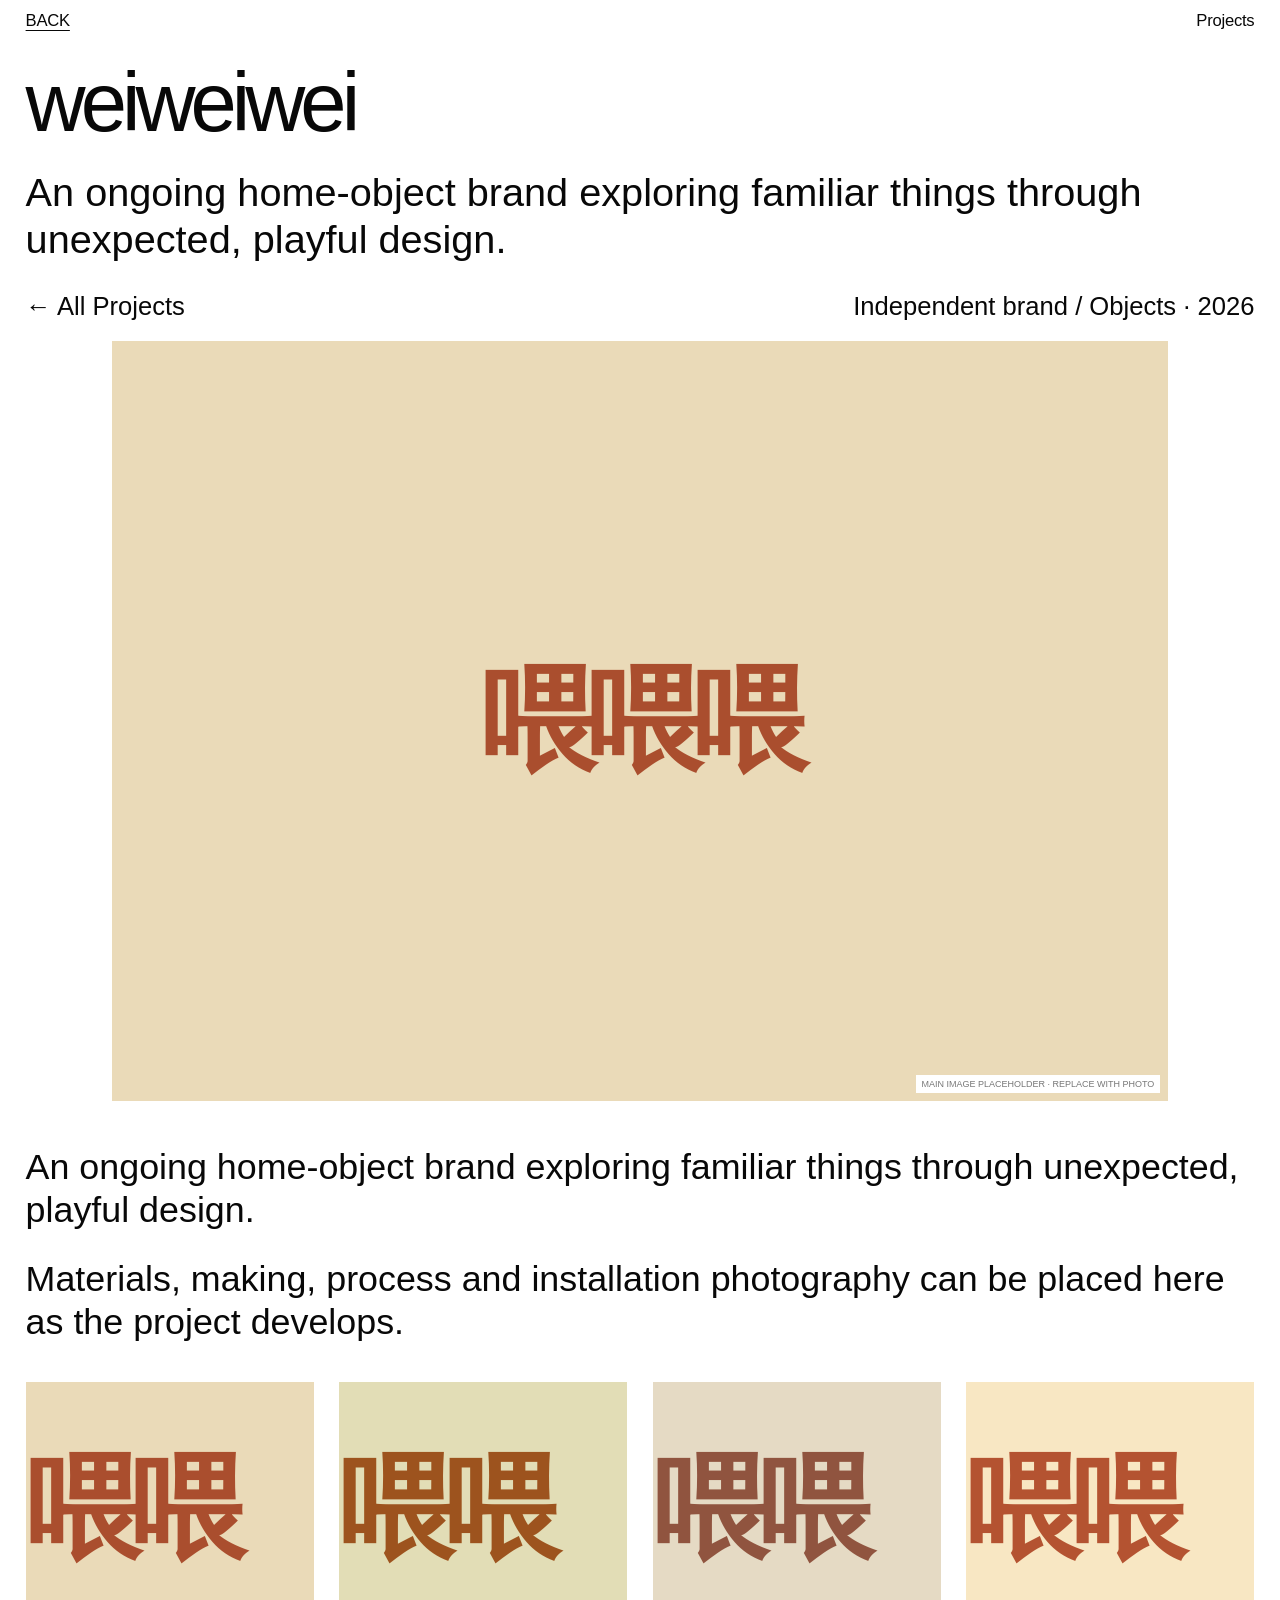
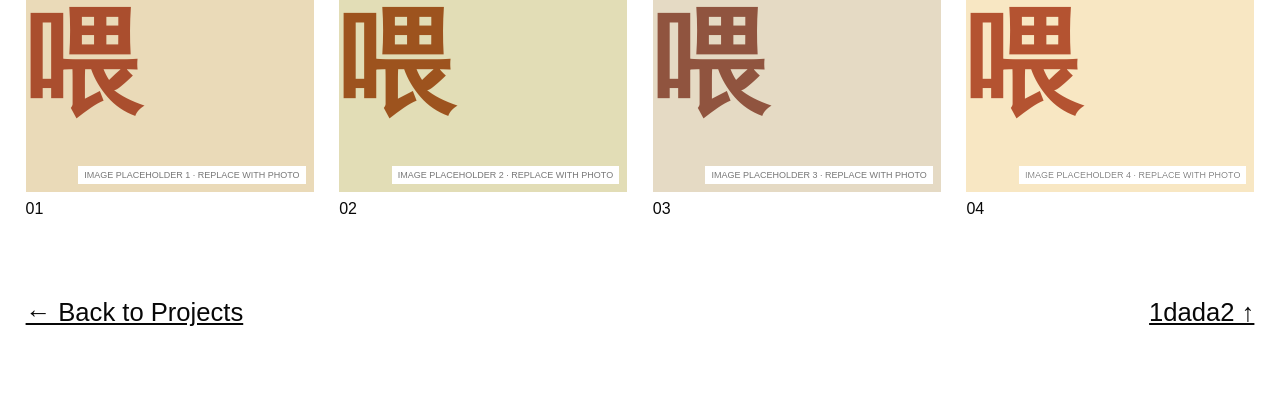
<file: project-weiweiwei.html>
<!DOCTYPE html>
<html lang="en"><head><meta charset="utf-8"/><meta content="width=device-width,initial-scale=1" name="viewport"/><title>weiweiwei — 1dada2</title><link href="style.css" rel="stylesheet"/></head><body class="project-detail-body"><header class="detail-top"><a class="detail-back" href="projects.html">BACK ←</a></header><main class="editorial-detail"><div class="editorial-nav"><a href="projects.html">BACK</a><span>Projects</span></div><h1>weiweiwei</h1><p class="detail-lead">An ongoing home-object brand exploring familiar things through unexpected, playful design.</p><div class="project-swap"><a href="projects.html">← All Projects</a><span>Independent brand / Objects · 2026</span></div><figure class="editorial-hero"><div class="art art-wei"><div class="wei-type">喂喂喂</div><small class="image-notice">MAIN IMAGE PLACEHOLDER · REPLACE WITH PHOTO</small></div></figure><section class="editorial-text"><p>An ongoing home-object brand exploring familiar things through unexpected, playful design.</p><p>Materials, making, process and installation photography can be placed here as the project develops.</p></section><section aria-label="Project gallery" class="detail-tiles"><figure class="detail-tile"><div class="art art-wei art-variation-1"><div class="wei-type">喂喂喂</div><small class="image-notice">IMAGE PLACEHOLDER 1 · REPLACE WITH PHOTO</small></div><figcaption>01</figcaption></figure><figure class="detail-tile"><div class="art art-wei art-variation-2"><div class="wei-type">喂喂喂</div><small class="image-notice">IMAGE PLACEHOLDER 2 · REPLACE WITH PHOTO</small></div><figcaption>02</figcaption></figure><figure class="detail-tile"><div class="art art-wei art-variation-3"><div class="wei-type">喂喂喂</div><small class="image-notice">IMAGE PLACEHOLDER 3 · REPLACE WITH PHOTO</small></div><figcaption>03</figcaption></figure><figure class="detail-tile"><div class="art art-wei art-variation-4"><div class="wei-type">喂喂喂</div><small class="image-notice">IMAGE PLACEHOLDER 4 · REPLACE WITH PHOTO</small></div><figcaption>04</figcaption></figure></section><div class="detail-end"><a href="projects.html">← Back to Projects</a><a href="index.html">1dada2 ↑</a></div></main></body></html>
</file>
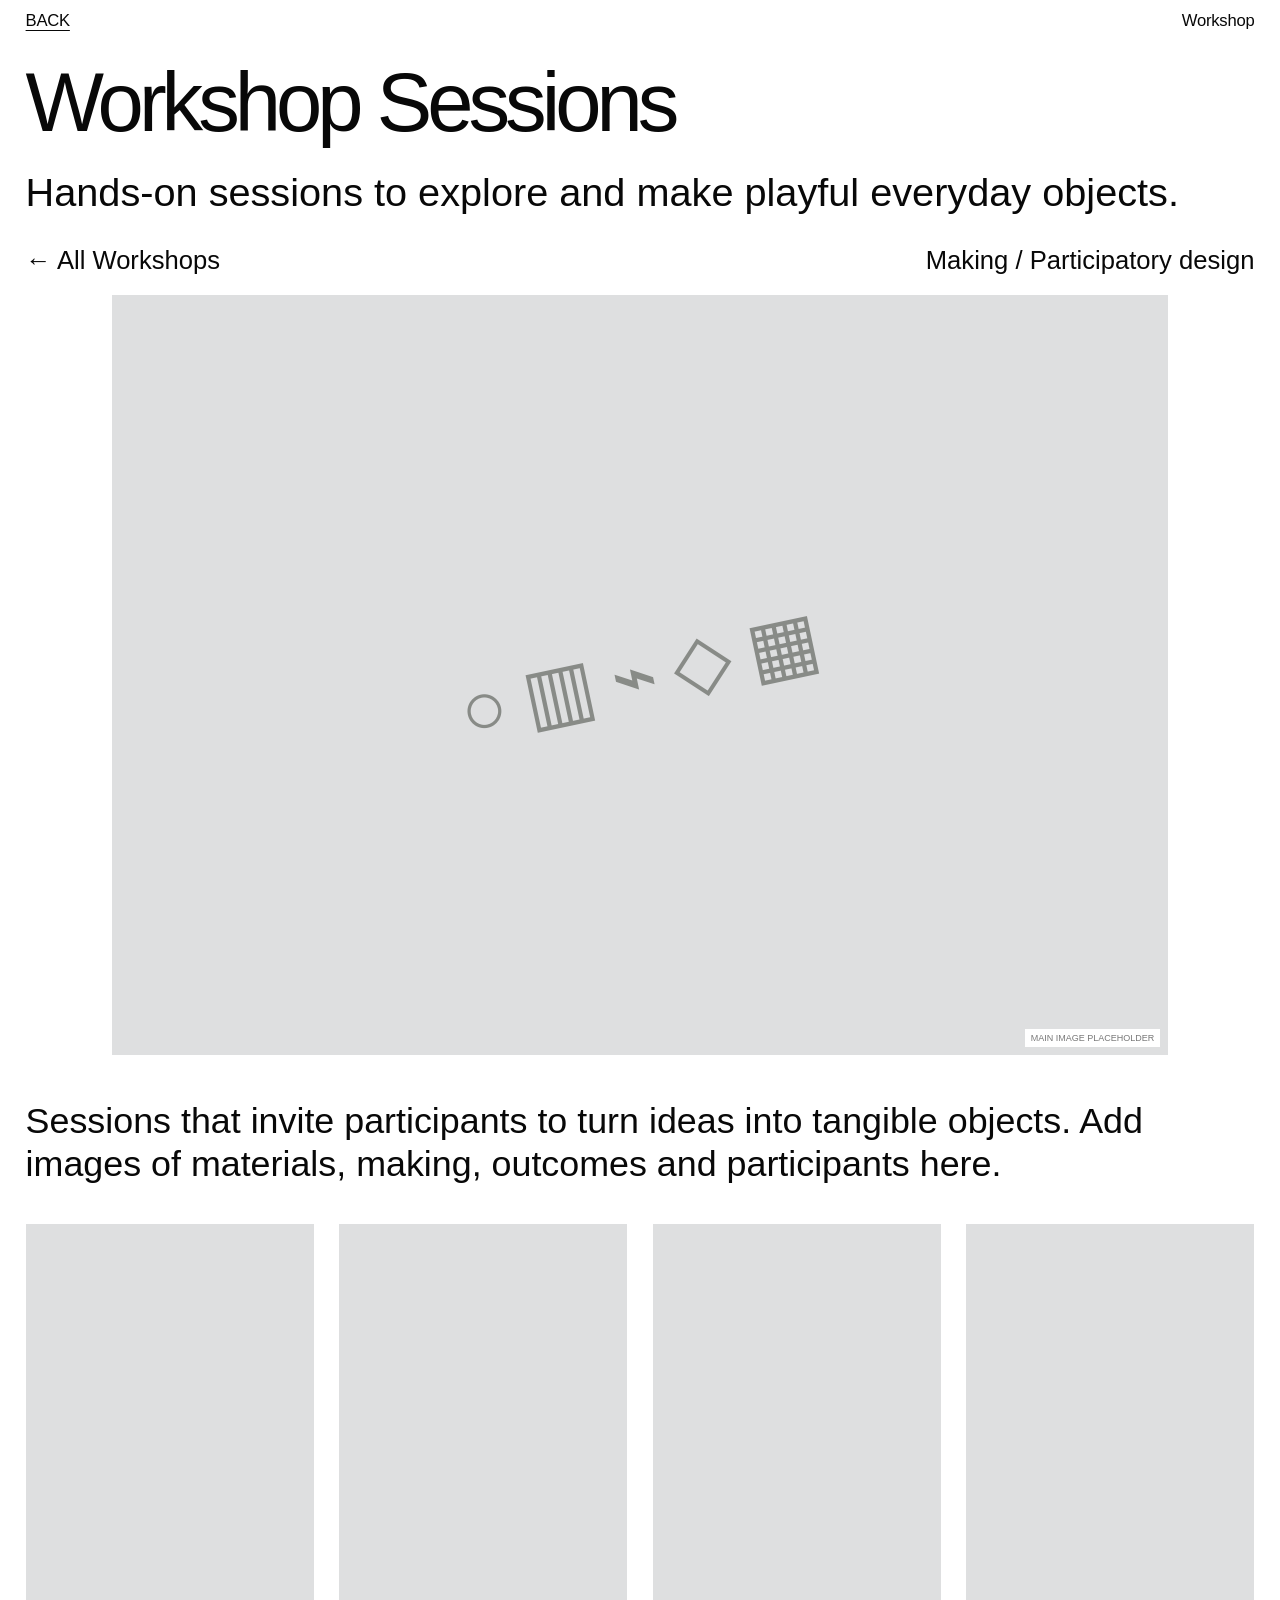
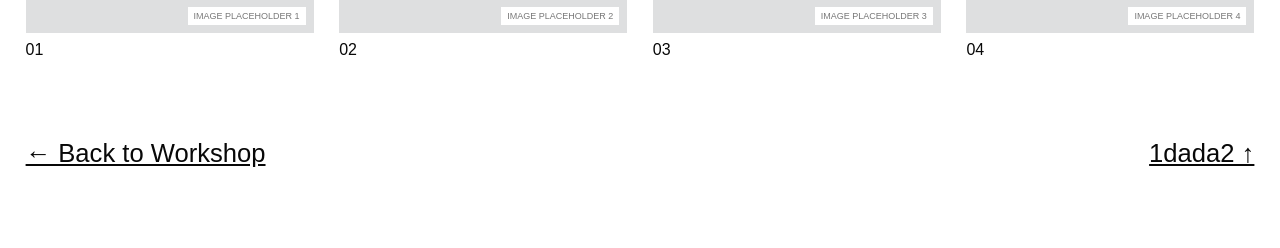
<file: project-workshop-sessions.html>
<!DOCTYPE html>
<html lang="en"><head><meta charset="utf-8"/><meta content="width=device-width,initial-scale=1" name="viewport"/><title>Workshop Sessions — 1dada2</title><link href="style.css" rel="stylesheet"/></head><body class="project-detail-body"><main class="editorial-detail"><div class="editorial-nav"><a href="workshop.html">BACK</a><span>Workshop</span></div><h1>Workshop Sessions</h1><p class="detail-lead">Hands-on sessions to explore and make playful everyday objects.</p><div class="project-swap"><a href="workshop.html">← All Workshops</a><span>Making / Participatory design</span></div><figure class="editorial-hero"><div class="art art-five"><div class="five-grid"><span>○</span><span>▥</span><span>⌁</span><span>◇</span><span>▦</span></div><small class="image-notice">MAIN IMAGE PLACEHOLDER</small></div></figure><section class="editorial-text"><p>Sessions that invite participants to turn ideas into tangible objects. Add images of materials, making, outcomes and participants here.</p></section><section class="detail-tiles"><figure class="detail-tile"><div class="art art-five"><small class="image-notice">IMAGE PLACEHOLDER 1</small></div><figcaption>01</figcaption></figure><figure class="detail-tile"><div class="art art-five"><small class="image-notice">IMAGE PLACEHOLDER 2</small></div><figcaption>02</figcaption></figure><figure class="detail-tile"><div class="art art-five"><small class="image-notice">IMAGE PLACEHOLDER 3</small></div><figcaption>03</figcaption></figure><figure class="detail-tile"><div class="art art-five"><small class="image-notice">IMAGE PLACEHOLDER 4</small></div><figcaption>04</figcaption></figure></section><div class="detail-end"><a href="workshop.html">← Back to Workshop</a><a href="index.html">1dada2 ↑</a></div></main></body></html>
</file>
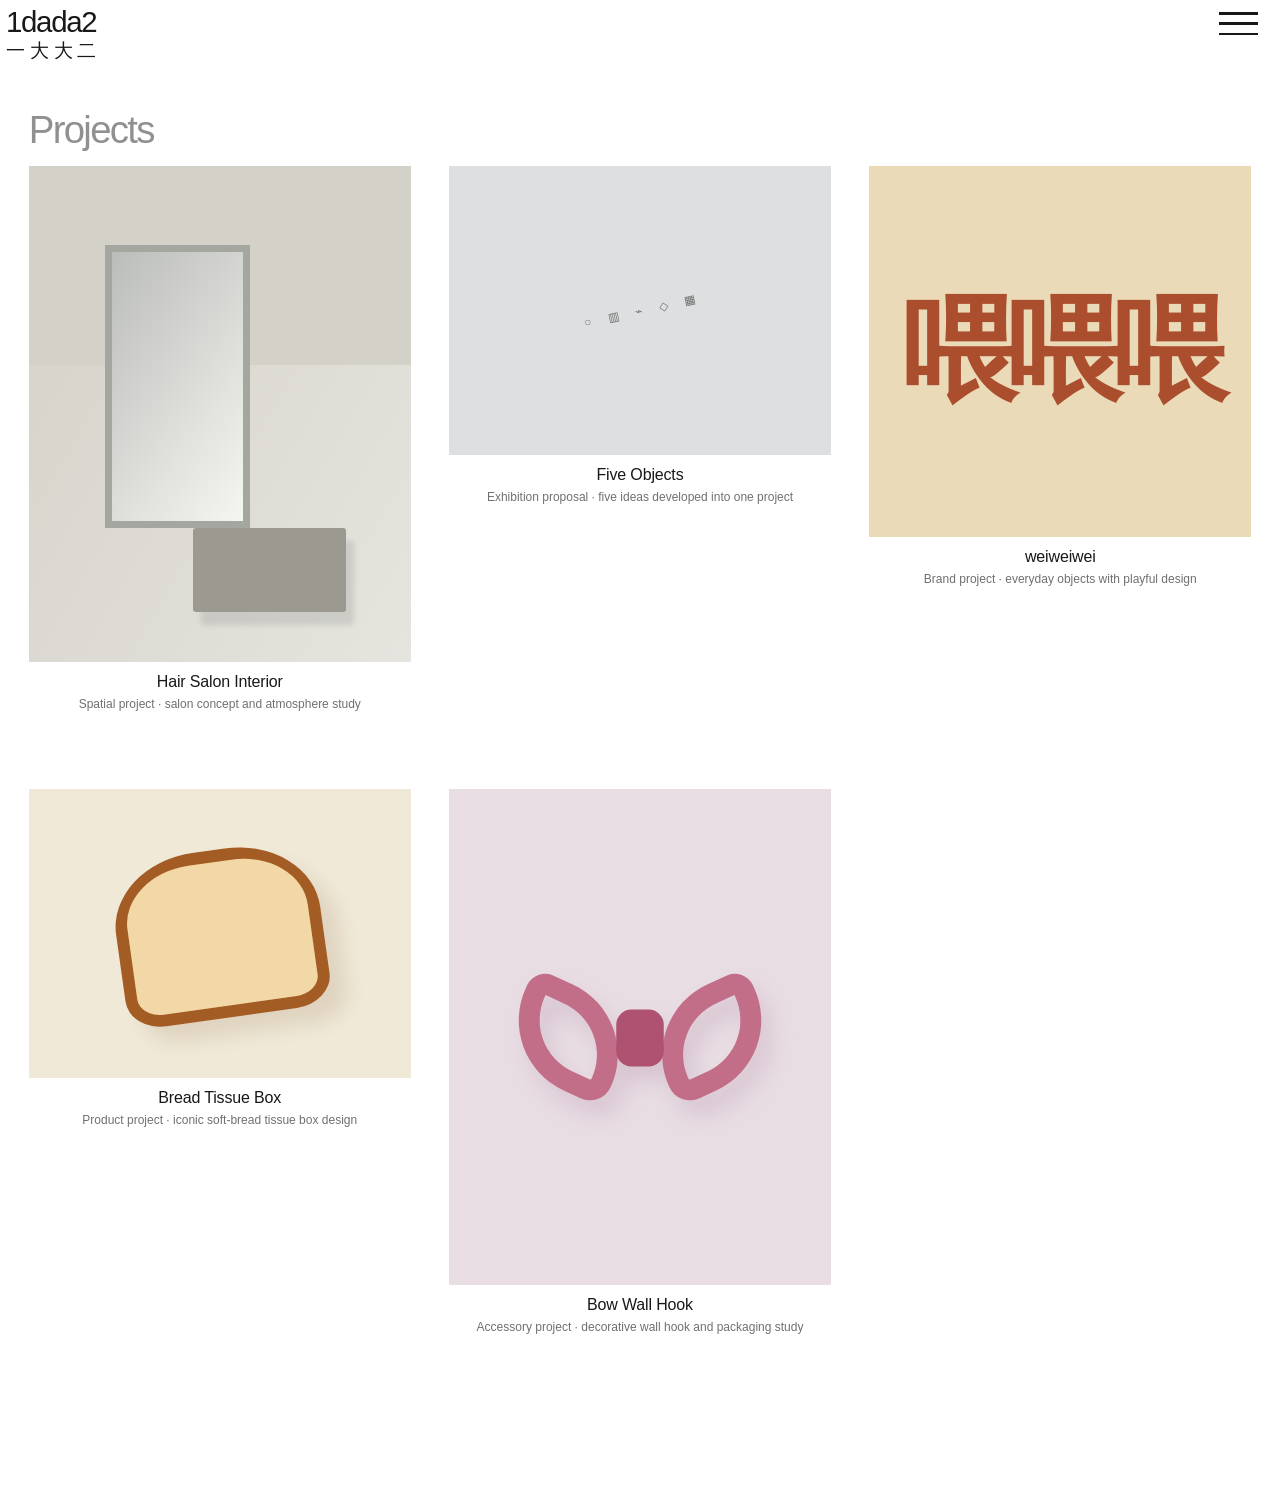
<file: projects.html>
<!DOCTYPE html>

<html lang="en"><head><meta charset="utf-8"/><meta content="width=device-width,initial-scale=1" name="viewport"/><title>Projects — Independent Designer</title><link href="style.css" rel="stylesheet"/></head>
<body class="stagger-page mosaic-page">
<header class="index-header"><a class="index-home" href="index.html"><span class="brand-en">1dada2</span><span class="brand-zh brand-zh-aligned"><span>一</span><span>大</span><span>大</span><span>二</span></span></a><button aria-controls="home-full-menu" aria-expanded="false" aria-label="打开导航菜单" class="home-menu-toggle" type="button"><span></span><span></span><span></span></button></header><div aria-hidden="true" class="home-full-menu" id="home-full-menu"><div class="home-menu-header"><a class="index-home" href="index.html"><span class="brand-en">1dada2</span><span class="brand-zh brand-zh-aligned"><span>一</span><span>大</span><span>大</span><span>二</span></span></a><button aria-label="关闭导航菜单" class="home-menu-close" type="button">×</button></div><nav aria-label="Site sections" class="home-menu-links"><a aria-current="page" href="projects.html"><span>Projects</span><small>项目</small></a><a href="objects.html"><span>Objects</span><small>物品</small></a><a href="furniture.html"><span>Furniture</span><small>家具</small></a><a href="workshop.html"><span>Workshop</span><small>工作坊</small></a><a href="about.html"><span>About</span><small>关于</small></a></nav></div>
<main class="stagger-main mosaic-main">
<h1 class="stagger-heading">Projects</h1>
<section class="mosaic-grid compact-grid">
<a class="mosaic-card span-tall" href="project-hair-salon-interior.html">
<figure class="mosaic-figure">
<div class="mosaic-media ratio-tall"><div class="art art-room"><div class="room-wall"></div><div class="room-mirror"></div><div class="room-bench"></div></div><div class="mosaic-hover color-slate"><span>Hair Salon Interior</span></div></div>
<figcaption><strong>Hair Salon Interior</strong><span>Spatial project · salon concept and atmosphere study</span></figcaption>
</figure>
</a>
<a class="mosaic-card offset-down" href="project-five-objects.html">
<figure class="mosaic-figure">
<div class="mosaic-media ratio-landscape"><div class="art art-five"><div class="five-grid"><span>○</span><span>▥</span><span>⌁</span><span>◇</span><span>▦</span></div></div><div class="mosaic-hover color-blue"><span>Five Objects</span></div></div>
<figcaption><strong>Five Objects</strong><span>Exhibition proposal · five ideas developed into one project</span></figcaption>
</figure>
</a>
<a class="mosaic-card span-mid" href="project-weiweiwei.html">
<figure class="mosaic-figure">
<div class="mosaic-media ratio-square"><div class="art art-wei"><div class="wei-type">喂喂喂</div></div><div class="mosaic-hover color-sand"><span>weiweiwei</span></div></div>
<figcaption><strong>weiweiwei</strong><span>Brand project · everyday objects with playful design</span></figcaption>
</figure>
</a>
<a class="mosaic-card overlap-left" href="project-bread-tissue-box.html">
<figure class="mosaic-figure">
<div class="mosaic-media ratio-landscape"><div class="art art-bread"><div class="bread-shape"><div class="bread-inner"></div></div></div><div class="mosaic-hover color-cream"><span>Bread Tissue Box</span></div></div>
<figcaption><strong>Bread Tissue Box</strong><span>Product project · iconic soft-bread tissue box design</span></figcaption>
</figure>
</a>
<a class="mosaic-card offset-up" href="project-bow-wall-hook.html">
<figure class="mosaic-figure">
<div class="mosaic-media ratio-tall"><div class="art art-bow"><div class="bow"><i></i><b></b><i></i></div></div><div class="mosaic-hover color-pink"><span>Bow Wall Hook</span></div></div>
<figcaption><strong>Bow Wall Hook</strong><span>Accessory project · decorative wall hook and packaging study</span></figcaption>
</figure>
</a>
</section>
</main>
<script>(function(){
 const menu=document.getElementById('home-full-menu');
 const open=document.querySelector('.home-menu-toggle');
 const close=document.querySelector('.home-menu-close');
 if(!menu||!open||!close)return;
 function setOpen(show){
   menu.classList.toggle('is-open',show);
   menu.setAttribute('aria-hidden',String(!show));
   open.setAttribute('aria-expanded',String(show));
   document.body.classList.toggle('home-menu-open',show);
   if(show)close.focus(); else open.focus();
 }
 open.addEventListener('click',()=>setOpen(true));
 close.addEventListener('click',()=>setOpen(false));
 document.addEventListener('keydown',e=>{if(e.key==='Escape'&&menu.classList.contains('is-open'))setOpen(false)});
 menu.querySelectorAll('a').forEach(a=>a.addEventListener('click',()=>{menu.classList.remove('is-open');document.body.classList.remove('home-menu-open')}));
})();</script></body></html>
</file>
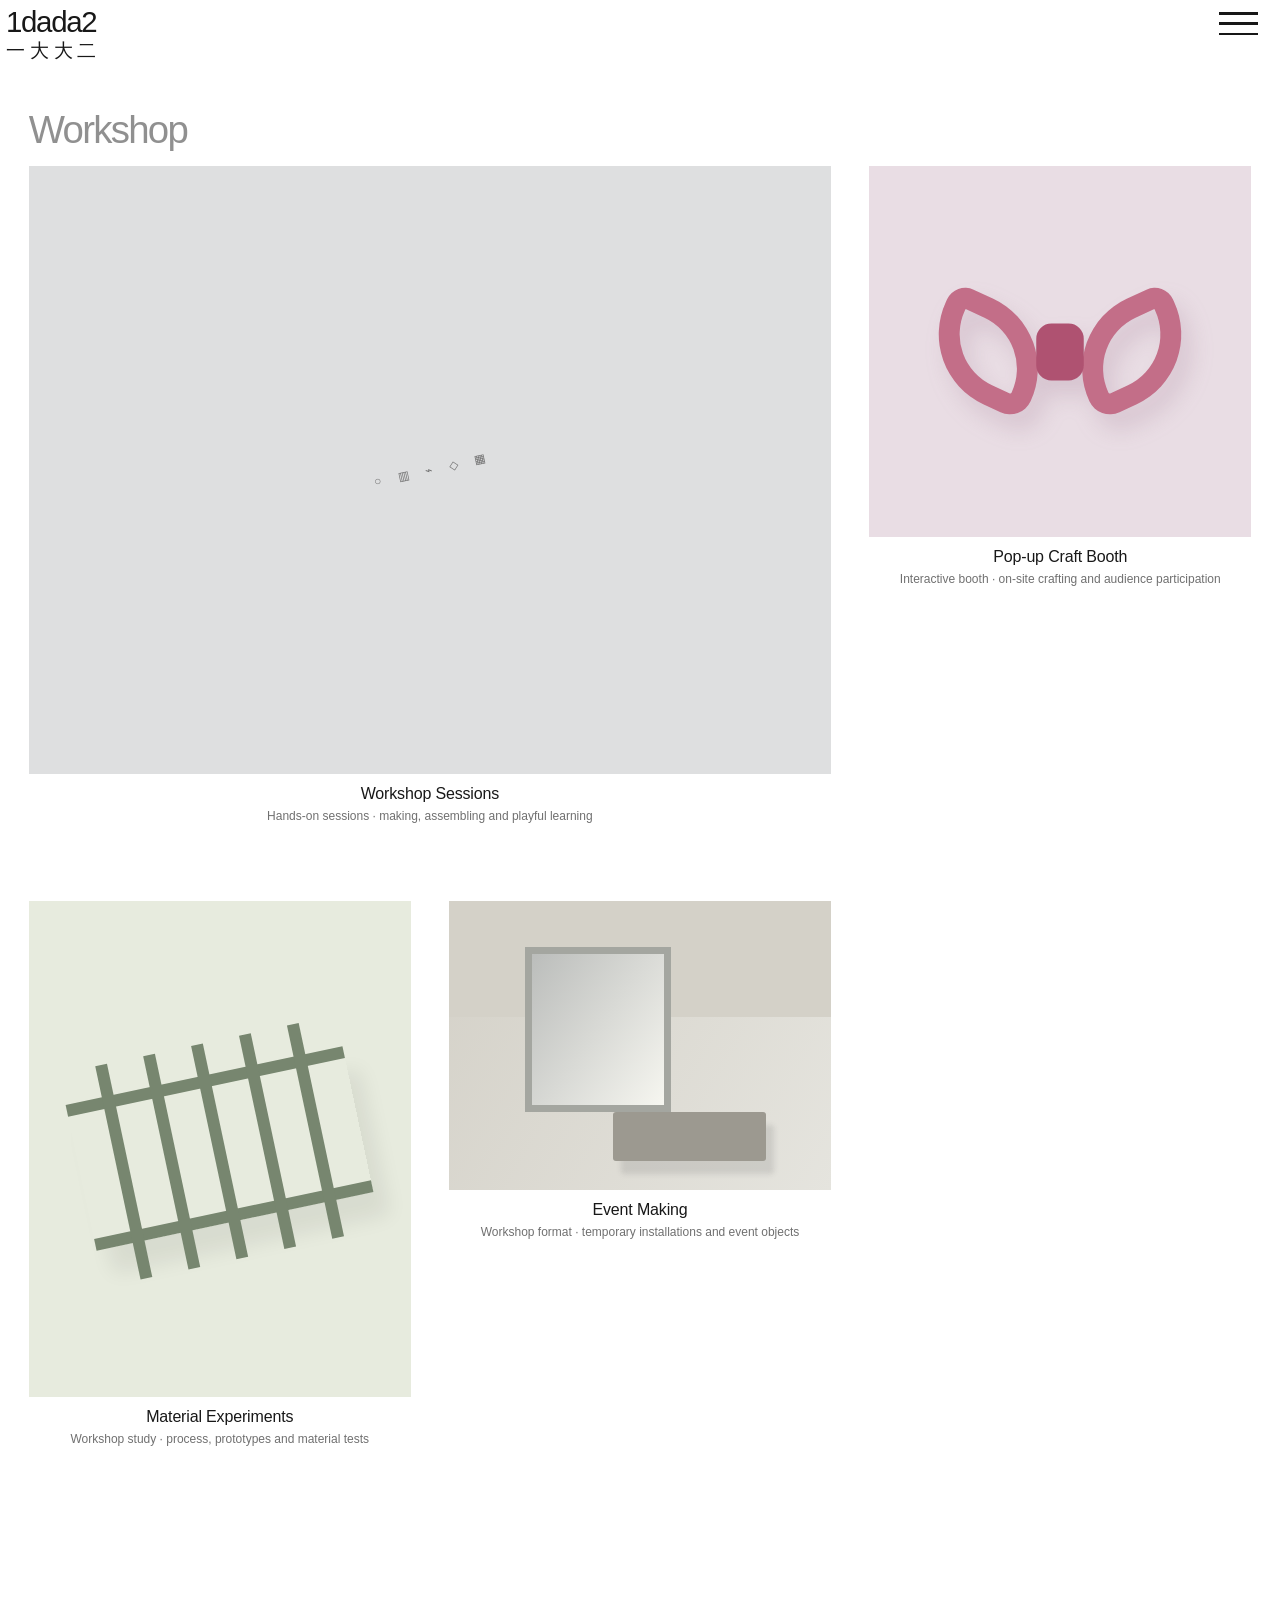
<file: workshop.html>
<!DOCTYPE html>

<html lang="en"><head><meta charset="utf-8"/><meta content="width=device-width,initial-scale=1" name="viewport"/><title>Workshop — Independent Designer</title><link href="style.css" rel="stylesheet"/></head>
<body class="stagger-page mosaic-page">
<header class="index-header"><a class="index-home" href="index.html"><span class="brand-en">1dada2</span><span class="brand-zh brand-zh-aligned"><span>一</span><span>大</span><span>大</span><span>二</span></span></a><button aria-controls="home-full-menu" aria-expanded="false" aria-label="打开导航菜单" class="home-menu-toggle" type="button"><span></span><span></span><span></span></button></header><div aria-hidden="true" class="home-full-menu" id="home-full-menu"><div class="home-menu-header"><a class="index-home" href="index.html"><span class="brand-en">1dada2</span><span class="brand-zh brand-zh-aligned"><span>一</span><span>大</span><span>大</span><span>二</span></span></a><button aria-label="关闭导航菜单" class="home-menu-close" type="button">×</button></div><nav aria-label="Site sections" class="home-menu-links"><a href="projects.html"><span>Projects</span><small>项目</small></a><a href="objects.html"><span>Objects</span><small>物品</small></a><a href="furniture.html"><span>Furniture</span><small>家具</small></a><a aria-current="page" href="workshop.html"><span>Workshop</span><small>工作坊</small></a><a href="about.html"><span>About</span><small>关于</small></a></nav></div>
<main class="stagger-main mosaic-main">
<h1 class="stagger-heading">Workshop</h1>
<section class="mosaic-grid compact-grid workshop-grid">
<a class="mosaic-card span-wide" href="project-workshop-sessions.html">
<figure class="mosaic-figure">
<div class="mosaic-media ratio-landscape"><div class="art art-five"><div class="five-grid"><span>○</span><span>▥</span><span>⌁</span><span>◇</span><span>▦</span></div></div><div class="mosaic-hover color-green"><span>Workshop Sessions</span></div></div>
<figcaption><strong>Workshop Sessions</strong><span>Hands-on sessions · making, assembling and playful learning</span></figcaption>
</figure>
</a>
<a class="mosaic-card offset-down" href="project-workshop-sessions.html">
<figure class="mosaic-figure">
<div class="mosaic-media ratio-square"><div class="art art-bow"><div class="bow"><i></i><b></b><i></i></div></div><div class="mosaic-hover color-red"><span>Pop-up Craft Booth</span></div></div>
<figcaption><strong>Pop-up Craft Booth</strong><span>Interactive booth · on-site crafting and audience participation</span></figcaption>
</figure>
</a>
<a class="mosaic-card overlap-right" href="project-workshop-sessions.html">
<figure class="mosaic-figure">
<div class="mosaic-media ratio-tall"><div class="art art-fence"><div class="fence-line"><i></i><i></i><i></i><i></i><i></i></div></div><div class="mosaic-hover color-gray"><span>Material Experiments</span></div></div>
<figcaption><strong>Material Experiments</strong><span>Workshop study · process, prototypes and material tests</span></figcaption>
</figure>
</a>
<a class="mosaic-card offset-up" href="project-workshop-sessions.html">
<figure class="mosaic-figure">
<div class="mosaic-media ratio-landscape"><div class="art art-room"><div class="room-wall"></div><div class="room-mirror"></div><div class="room-bench"></div></div><div class="mosaic-hover color-orange"><span>Event Making</span></div></div>
<figcaption><strong>Event Making</strong><span>Workshop format · temporary installations and event objects</span></figcaption>
</figure>
</a>
</section>
</main>
<script>(function(){
 const menu=document.getElementById('home-full-menu');
 const open=document.querySelector('.home-menu-toggle');
 const close=document.querySelector('.home-menu-close');
 if(!menu||!open||!close)return;
 function setOpen(show){
   menu.classList.toggle('is-open',show);
   menu.setAttribute('aria-hidden',String(!show));
   open.setAttribute('aria-expanded',String(show));
   document.body.classList.toggle('home-menu-open',show);
   if(show)close.focus(); else open.focus();
 }
 open.addEventListener('click',()=>setOpen(true));
 close.addEventListener('click',()=>setOpen(false));
 document.addEventListener('keydown',e=>{if(e.key==='Escape'&&menu.classList.contains('is-open'))setOpen(false)});
 menu.querySelectorAll('a').forEach(a=>a.addEventListener('click',()=>{menu.classList.remove('is-open');document.body.classList.remove('home-menu-open')}));
})();</script></body></html>
</file>
<file: style.css>
:root{--ink:#171717;--muted:#777;--line:#e8e8e8;--paper:#fff}*{box-sizing:border-box}body{margin:0;background:#fff;color:var(--ink);font-family:Arial,Helvetica,sans-serif;-webkit-font-smoothing:antialiased}a{text-decoration:none;color:inherit}a:hover{opacity:.65}.site-header{height:82px;padding:0 3.5%;display:flex;align-items:center;justify-content:space-between;gap:20px;border-bottom:1px solid var(--line)}.wordmark{font-size:20px;font-weight:800;letter-spacing:-1px;flex-shrink:0}.dot{font-size:9px;vertical-align:top;margin-left:5px}.site-header nav{display:flex;gap:clamp(12px,2.4vw,36px);align-items:center;flex-wrap:wrap}.site-header nav a{font-size:12px;white-space:nowrap}.site-header nav a[aria-current=page]{text-decoration:underline;text-underline-offset:5px}main{min-height:calc(100vh - 145px)}.home-hero{padding:42px 3.5% 72px}.hero-line{display:flex;justify-content:space-between;font-size:11px;letter-spacing:.08em;margin-bottom:74px}.home-hero h1{font-size:clamp(57px,8.2vw,132px);font-weight:500;line-height:.97;letter-spacing:-.07em;margin:0;max-width:1100px}.home-hero p{font-size:clamp(17px,1.8vw,23px);line-height:1.38;max-width:550px;margin:30px 0 0}.gallery{padding:0 3.5% 90px}.section-top{display:flex;align-items:center;justify-content:space-between;border-top:1px solid var(--line);padding:22px 0 25px;font-size:11px;letter-spacing:.04em}.section-top h2{font-size:18px;font-weight:500;margin:0;letter-spacing:0}.section-top h2 span{font-size:12px;color:var(--muted)}.projects{display:grid;grid-template-columns:repeat(2,minmax(0,1fr));gap:48px 22px}.project-card{display:block;min-width:0}.project-card .art{aspect-ratio:1.30;display:flex;align-items:center;justify-content:center;position:relative;overflow:hidden;transition:filter .2s}.project-card:hover .art{filter:brightness(.96)}.project-meta{display:flex;justify-content:space-between;gap:15px;align-items:baseline;padding-top:12px}.project-meta h3{font-size:17px;font-weight:500;margin:0}.project-meta span{font-size:11px;color:var(--muted);text-align:right}.placeholder{position:absolute;bottom:12px;left:8px;right:8px;text-align:center;color:#5558;font-size:9px;letter-spacing:.05em}.inside .page-head{margin:0 3.5% 45px;padding:68px 0 42px;border-bottom:1px solid var(--line)}.eyebrow,.page-head .eyebrow{font-size:11px;letter-spacing:.09em;color:var(--muted)}.page-head h1{font-size:clamp(68px,12vw,174px);line-height:.97;letter-spacing:-.075em;font-weight:500;margin:26px 0}.page-head>p:last-child{font-size:19px;line-height:1.4;max-width:560px}.inside .gallery{padding-bottom:110px}.editorial,.about-content{padding:0 3.5% 110px;display:grid;grid-template-columns:1.15fr 1fr;gap:6%}.empty-photo{background:#f0f0f0;min-height:400px;display:grid;place-items:center}.empty-photo span{font-size:10px;letter-spacing:.06em;color:#777}.editorial-copy h2,.about-content h2{font-size:clamp(35px,4vw,68px);line-height:1.05;font-weight:500;letter-spacing:-.045em;margin:0 0 25px}.editorial-copy p,.about-content p{font-size:19px;line-height:1.48;max-width:540px}.editorial-copy>a{display:inline-block;margin-top:30px;font-size:12px;border-bottom:1px solid;padding-bottom:8px}.about-contact{border-top:1px solid var(--line);margin-top:55px;padding-top:22px}.about-contact h3{font-size:18px;font-weight:500}.about-contact span{font-size:13px;display:block;margin:15px 0;color:var(--muted)}footer{border-top:1px solid var(--line);padding:20px 3.5%;display:flex;justify-content:space-between;gap:15px;font-size:11px}.detail{padding:45px 3.5% 100px}.backlink{font-size:12px}.detail h1{font-size:clamp(45px,8vw,116px);line-height:1;letter-spacing:-.06em;font-weight:500;margin:45px 0}.detail-hero .art{width:100%;min-height:460px;aspect-ratio:1.85;position:relative;display:flex;align-items:center;justify-content:center;overflow:hidden}.detail-text{display:grid;grid-template-columns:1fr 2fr;gap:30px;padding:30px 0}.detail-text span{font-size:12px;color:var(--muted)}.detail-text p{font-size:20px;line-height:1.5;max-width:650px;margin:0 0 20px}.detail-text .muted{font-size:13px;color:var(--muted)}
.art-bread{background:#f0e9d8}.bread-shape{width:49%;height:53%;border-radius:42% 42% 18% 18%;background:#b87938;border:15px solid #a45c25;transform:rotate(-8deg);box-shadow:20px 25px 25px #76552925}.bread-inner{background:#f2d8a6;width:100%;height:100%;border-radius:38% 38% 13% 13%}.art-fence{background:#e7ebde}.fence-line{width:70%;height:28%;display:flex;justify-content:space-evenly;border-top:13px solid #77866f;border-bottom:13px solid #77866f;transform:rotate(-12deg);box-shadow:12px 26px 20px #0001}.fence-line i{height:175%;width:12px;background:#77866f;transform:translateY(-20%)}.art-bow{background:#e9dde4}.bow{display:flex;align-items:center;filter:drop-shadow(10px 16px 12px #8f628333)}.bow i{display:block;width:125px;height:105px;border:22px solid #c36e88;border-radius:22px 85px 25px 85px;transform:rotate(25deg)}.bow i:last-child{transform:scaleX(-1) rotate(25deg)}.bow b{width:50px;height:60px;background:#af5271;border-radius:16px;margin:0 -12px;z-index:1}.art-room{background:linear-gradient(120deg,#d4d1c8,#e5e4de)}.room-wall{position:absolute;width:100%;height:40%;top:0;background:#d4d1c8}.room-mirror{position:absolute;left:20%;top:16%;width:38%;height:57%;background:linear-gradient(125deg,#bbbdbb,#f6f6f0);border:8px solid #a4a6a0}.room-bench{position:absolute;bottom:10%;right:17%;height:17%;width:40%;background:#9c9990;border-radius:3px;box-shadow:8px 13px 5px #7773}.art-mirror{background:#dfded5}.mirror-shape{height:66%;width:42%;background:#b77438;border-radius:46% 46% 16% 16%;padding:17px;transform:rotate(6deg)}.mirror-shape div{width:100%;height:100%;background:linear-gradient(130deg,#cfd0c9 20%,#f0f2f2 50%,#aaaeb1);border-radius:44% 44% 10% 10%}.art-five{background:#dedfe0}.five-grid{display:flex;gap:17px;align-items:center;transform:rotate(-12deg)}.five-grid span{font-size:clamp(37px,6vw,95px);color:#888b87}.art-stool{background:#e5e0d2}.stool-top{position:absolute;width:40%;height:14%;top:32%;border-radius:50%;background:#aa714d;box-shadow:0 14px 0 #855337}.stool-legs{position:absolute;top:46%;width:29%;height:35%;display:flex;justify-content:space-between}.stool-legs i{width:18px;height:100%;background:#80563b;transform:rotate(7deg)}.stool-legs i:last-child{transform:rotate(-7deg)}.art-wei{background:#eadab8}.wei-type{font-size:clamp(50px,9vw,140px);font-weight:bold;letter-spacing:-.08em;color:#aa4e2e}@media(max-width:760px){.site-header{height:auto;min-height:82px;padding:16px 5%;align-items:flex-start;flex-direction:column;gap:17px}.site-header nav{gap:14px 20px}.site-header nav a{font-size:11px}.home-hero{padding:40px 5% 55px}.hero-line{margin-bottom:70px;font-size:9px}.home-hero h1{font-size:clamp(50px,11vw,82px)}.gallery{padding:0 5% 70px}.projects{grid-template-columns:1fr;gap:32px}.inside .page-head{margin:0 5% 34px;padding:42px 0 25px}.page-head h1{font-size:clamp(64px,13vw,110px)}.editorial,.about-content{padding:0 5% 80px;grid-template-columns:1fr;gap:38px}.empty-photo{min-height:300px}.detail{padding:35px 5% 75px}.detail-hero .art{min-height:320px}.detail-text{grid-template-columns:1fr;gap:15px}footer{padding:20px 5%;flex-wrap:wrap}.project-meta h3{font-size:16px}.project-meta span{font-size:10px}}/* Homepage v3: spatial editorial layout inspired by the user's screenshot. */
body.landing { background:#fff; overflow-x:hidden; }
.landing-stage { position:relative; width:100%; min-height:100svh; height:100svh; overflow:hidden; background:#fff; }
.landing-top { position:absolute; z-index:5; top:22px; left:1.8%; right:2.1%; display:flex; justify-content:space-between; align-items:start; }
.landing-name { font-family:Arial,Helvetica,sans-serif; font-size:clamp(42px,5vw,83px); font-weight:400; line-height:1; letter-spacing:-.055em; }
.landing-thumb { position:absolute; width:clamp(175px,15.6vw,248px); height:clamp(115px,9vw,145px); display:flex; justify-content:center; align-items:center; overflow:hidden; border:0; transition:transform .25s ease; }
.landing-thumb:hover { transform:scale(1.045); opacity:1; }
.landing-thumb-top { top:14%; left:42%; }
.landing-thumb-right { top:37%; right:2.4%; }
.landing-thumb-left { top:61%; left:2.1%; }
.landing-thumb .bow { transform:scale(.55); }
.landing-thumb .fence-line { transform:rotate(-12deg) scale(.75); }
.landing-thumb .bread-shape { width:53%; height:70%; border-width:8px; }
.landing-art-note { position:absolute; bottom:8px; right:8px; z-index:2; font:10px Arial, sans-serif; color:#171717; background:#ffffffb8; padding:3px 5px; }
.landing-intro { position:absolute; z-index:3; top:40%; left:50%; transform:translateX(-50%); width:min(60%,850px); text-align:center; }
.landing-intro h1 { font-family:Georgia,'Times New Roman',serif; font-weight:400; letter-spacing:-.027em; font-size:clamp(26px,2.65vw,45px); line-height:1.18; margin:0; }
.landing-intro em { font-weight:400; }
.landing-bottom { position:absolute; z-index:5; bottom:14px; left:2%; right:2%; padding:0; border:0; display:flex; justify-content:space-between; align-items:center; gap:20px; font-family:Georgia,'Times New Roman',serif; font-size:clamp(13px,1.15vw,19px); }
.landing-bottom nav { display:flex; flex-wrap:wrap; column-gap:18px; row-gap:9px; }
.landing-bottom span { white-space:nowrap; }
@media (max-width:900px) {
 .landing-top { top:19px; left:4%; right:4%; }
 .landing-thumb-top { top:19%; left:43%; }
 .landing-thumb-right { top:63%; right:4%; }
 .landing-thumb-left { top:60%; left:4%; }
 .landing-intro { width:80%; top:40%; }
 .landing-intro h1 { font-size:clamp(25px,3.7vw,36px); }
 .landing-desktop-break { display:none; }
 .landing-bottom { left:4%; right:4%; bottom:18px; font-size:14px; }
}
@media (max-width:560px) {
 .landing-stage { height:auto; min-height:100svh; }
 .landing-name { font-size:clamp(38px,11.7vw,65px); }
 .landing-thumb { width:35vw; height:24vw; min-height:85px; }
 .landing-thumb-top { top:18%; left:33%; }
 .landing-thumb-right { top:67%; right:4%; }
 .landing-thumb-left { top:67%; left:4%; }
 .landing-intro { top:38%; width:86%; }
 .landing-intro h1 { font-size:clamp(24px,6.2vw,34px); line-height:1.22; }
 .landing-bottom { bottom:15px; display:block; }
 .landing-bottom nav { gap:9px 16px; margin-bottom:12px; }
 .landing-bottom span { font-size:12px; }
}
@media (max-height:550px) and (min-width:561px) { .landing-stage {min-height:550px;height:550px;} }


/* V4: Cargo-inspired project index and floating image preview */
.index-body{background:#fff;color:#242424;font-family:Arial,Helvetica,sans-serif;min-height:100vh}
.index-header{display:flex;align-items:start;justify-content:space-between;padding:7px 14px 12px 6px;gap:24px}
.index-home{font-size:clamp(19px,2.3vw,31px);letter-spacing:-.045em;white-space:nowrap}
.index-header nav{display:flex;flex-wrap:wrap;gap:5px 16px;justify-content:end;padding-top:9px}
.index-header nav a{font-size:clamp(13px,1.18vw,17px)}
.index-header nav a[aria-current]{text-decoration:underline;text-underline-offset:4px}
.index-main{padding:0 6px 80px}
.index-main h1{font-size:clamp(47px,5.8vw,88px);letter-spacing:-.064em;line-height:.98;font-weight:400;margin:3px 0 12px}
.index-list{list-style:none;padding:0;margin:0}
.index-list li{line-height:1.02}
.index-project{display:block;border:0;padding:0;max-width:100%;background:none;color:#282828;cursor:pointer;font:400 clamp(44px,5.8vw,89px)/1.04 Arial,Helvetica,sans-serif;letter-spacing:-.059em;text-align:left;overflow-wrap:anywhere}
.index-project:hover,.index-project:focus-visible{text-decoration:underline;text-decoration-thickness:2px;text-underline-offset:6px;opacity:1}
.preview-overlay[hidden]{display:none}.preview-overlay{position:fixed;inset:0;z-index:30;pointer-events:none}
.preview-window{pointer-events:auto;position:absolute;top:15%;left:clamp(10px,8vw,170px);width:min(780px,72vw);background:white;border:1px solid #dedede;box-shadow:0 6px 23px #00000018}
.preview-media{width:100%;height:min(55vh,510px);min-height:260px;overflow:hidden;background:#efefef;position:relative}
.preview-media .art{height:100%;width:100%;display:flex;align-items:center;justify-content:center;position:relative;overflow:hidden}
.preview-media .preview-img-note{position:absolute;bottom:8px;right:10px;font-size:10px;letter-spacing:.06em;background:#ffffffe6;padding:5px}
.preview-media .slide-1{filter:saturate(.88);transform:scale(1.1)}
.preview-media .slide-2{filter:saturate(1.15);transform:scale(.90)}
.preview-bar{min-height:52px;display:flex;align-items:center;justify-content:space-between;gap:8px;padding:8px 10px;font:14px/1.2 Arial,Helvetica,sans-serif}
.preview-description{display:flex;gap:9px;align-items:baseline;min-width:0;flex-wrap:wrap}
.preview-description strong{font-weight:500}.preview-description span{font-size:12px;color:#666}
.preview-actions{display:flex;align-items:center;gap:12px;white-space:nowrap}.preview-actions button{border:0;background:none;font:inherit;cursor:pointer;padding:2px;color:inherit}.preview-actions a{font:inherit}
.preview-actions button:hover,.preview-actions a:hover{text-decoration:underline;opacity:1}
@media(max-width:750px){.index-header{flex-direction:column;gap:6px;padding:12px 10px}.index-header nav{justify-content:start;padding-top:2px;gap:8px 14px}.index-main{padding:12px 10px 65px}.index-main h1{font-size:clamp(48px,10vw,76px);margin-bottom:23px}.index-project{font-size:clamp(39px,8.1vw,65px)}.preview-window{left:3vw;top:20%;width:94vw}.preview-media{height:47vh;min-height:210px}.preview-bar{font-size:12px;flex-wrap:wrap}.preview-actions{gap:14px}}

/* V5: quieter category heading and larger right-aligned preview */
.index-main h1{color:#9a9a9a;font-size:clamp(37px,4.0vw,61px);letter-spacing:-.055em;margin:8px 0 23px}
.preview-window{left:auto;right:2.1vw;top:12%;width:min(940px,60vw);max-height:78vh}
.preview-media{height:min(67vh,640px);min-height:330px}
.preview-bar{min-height:52px}
.about-index{max-width:1100px}
.about-index .about-statement{font:400 clamp(34px,4.9vw,75px)/1.09 Arial,Helvetica,sans-serif;letter-spacing:-.055em;margin:0 0 36px}
.about-index .about-details{font:400 clamp(27px,3.5vw,51px)/1.15 Arial,Helvetica,sans-serif;letter-spacing:-.045em;margin:0 0 34px}
.about-index .about-label{display:block;color:#9a9a9a;font-size:clamp(18px,2vw,29px);letter-spacing:-.03em;margin-bottom:12px}
.about-index a{text-decoration:underline;text-underline-offset:5px}
@media(max-width:900px){.preview-window{width:min(760px,68vw);right:1.5vw;top:18%}.preview-media{height:55vh}}
@media(max-width:750px){.index-main h1{font-size:clamp(36px,7vw,53px)}.preview-window{left:3vw;right:3vw;top:20%;width:94vw;max-height:74vh}.preview-media{height:47vh;min-height:210px}.about-index .about-statement{font-size:clamp(32px,7vw,52px)}}

/* V6: homepage navigation matches the category pages. */
.landing-top { top:7px; left:6px; right:14px; align-items:flex-start; gap:24px; }
.landing-top .index-home { font-size:clamp(19px,2.3vw,31px); letter-spacing:-.045em; white-space:nowrap; line-height:1.2; }
.landing-top nav { display:flex; flex-wrap:wrap; gap:5px 16px; justify-content:flex-end; padding-top:9px; }
.landing-top nav a { font-size:clamp(13px,1.18vw,17px); line-height:1.2; }
.landing-top nav a:hover { text-decoration:underline; text-underline-offset:4px; }
.landing-bottom { justify-content:flex-end; }
@media(max-width:750px) {
 .landing-top { top:12px; left:10px; right:10px; flex-direction:column; gap:6px; }
 .landing-top nav { justify-content:flex-start; padding-top:2px; gap:8px 14px; }
}

/* V7: bilingual navigation */
.bilingual-nav{display:flex!important;align-items:flex-start!important;gap:clamp(12px,2.5vw,39px)!important;flex-wrap:wrap;justify-content:flex-end!important;padding-top:0!important}
.bilingual-nav a{display:flex;flex-direction:column;line-height:1.04!important;gap:3px;white-space:nowrap;text-decoration:none;color:#222;font:500 clamp(13px,1.3vw,19px)/1.05 Arial,Helvetica,sans-serif!important}
.bilingual-nav a span:last-child{font-size:0.96em}
.bilingual-nav a:hover,.bilingual-nav a[aria-current="page"]{text-decoration:underline;text-underline-offset:3px}
.landing-top{align-items:flex-start!important}
.index-header{align-items:flex-start}
/* lists: hover preview but click through */
.hover-index .hover-project{display:block;width:fit-content;max-width:100%;color:#222;font:400 clamp(43px,5.8vw,88px)/1.05 Arial,Helvetica,sans-serif;letter-spacing:-.055em;text-decoration:none;overflow-wrap:anywhere}
.hover-index .hover-project:hover,.hover-index .hover-project:focus-visible{text-decoration:underline;text-decoration-thickness:2px;text-underline-offset:5px}
.hover-card{display:none;position:fixed;right:2.8vw;top:18vh;width:min(52vw,860px);background:white;z-index:100;box-shadow:0 7px 25px #0002;border:1px solid #e4e4e4;pointer-events:none;padding:14px}
.hover-card.visible{display:block}.hover-visual{height:min(55vh,550px);background:#f4f4f4;overflow:hidden}.hover-visual>.art{width:100%;height:100%;position:relative}
.hover-caption{display:flex;justify-content:space-between;gap:16px;padding-top:10px;font:13px Arial,sans-serif}
/* editorial project detail */
.project-detail-body{background:white;color:#080808;margin:0;font-family:Arial,Helvetica,sans-serif}
.editorial-detail{padding:12px clamp(12px,2vw,36px) 60px}
.editorial-nav{display:flex;justify-content:space-between;font-size:clamp(15px,2vw,27px);margin-bottom:32px}
.editorial-nav a,.detail-end a{text-decoration:underline;color:inherit}
.detail-top{display:none}
.editorial-detail h1{font-size:clamp(40px,6.5vw,96px);line-height:1.0;letter-spacing:-.06em;font-weight:400;margin:8px 0 24px}
.detail-lead{font-size:clamp(22px,3.1vw,43px);line-height:1.18;max-width:1400px;margin:12px 0 25px}
.project-swap{display:flex;gap:20px;justify-content:space-between;flex-wrap:wrap;font-size:clamp(14px,2vw,27px);margin:30px 0 20px}
.project-swap a{color:inherit}
.editorial-hero{margin:0 auto 25px;width:min(86%,1250px)}
.editorial-hero>.art{height:min(66vw,760px);min-height:380px;position:relative;display:flex;align-items:center;justify-content:center}
.editorial-text{font-size:clamp(18px,2.8vw,36px);line-height:1.2;margin:45px 0 38px;max-width:1450px}
.editorial-text p{margin:0 0 26px}
.detail-tiles{display:grid;grid-template-columns:repeat(4,minmax(0,1fr));gap:clamp(10px,2vw,34px)}
.detail-tile{margin:0;min-width:0}.detail-tile>.art{height:clamp(210px,32vw,520px);width:100%;position:relative;overflow:hidden;display:flex;align-items:center;justify-content:center}.detail-tile figcaption{margin-top:8px;font-size:16px}
.image-notice{position:absolute!important;right:8px;bottom:8px;background:#fff;padding:4px 6px;font:9px Arial,sans-serif;color:#777;z-index:3}
.art-variation-2{filter:hue-rotate(13deg)}.art-variation-3{filter:saturate(.65)}.art-variation-4{filter:brightness(1.06)}
.detail-end{display:flex;justify-content:space-between;gap:20px;padding:80px 0 20px;font-size:clamp(18px,2vw,26px)}
@media(max-width:800px){.bilingual-nav{justify-content:flex-start!important;gap:10px 17px!important}.bilingual-nav a{font-size:12px!important}.hover-card{right:3vw;top:auto;bottom:4vh;width:65vw;padding:7px}.hover-visual{height:30vh}.hover-index .hover-project{font-size:clamp(34px,8vw,60px)}.editorial-hero{width:100%}.editorial-hero>.art{height:55vw;min-height:260px}.detail-tiles{grid-template-columns:repeat(2,minmax(0,1fr))}.detail-tile>.art{height:42vw}}
@media(hover:none){.hover-card{display:none!important}}

/* V8 — header typographic consistency, homepage English-only navigation */
:root{--nav-font-size:clamp(13px,1.3vw,19px);--nav-weight:500}
.bilingual-nav a{font-family:Arial,Helvetica,sans-serif!important;font-size:var(--nav-font-size)!important;font-weight:var(--nav-weight)!important;letter-spacing:-.015em!important;line-height:1.05!important}
.landing-top .bilingual-nav a{display:block;font:var(--nav-weight) var(--nav-font-size)/1.05 Arial,Helvetica,sans-serif!important;letter-spacing:-.015em!important}
.editorial-nav{font-family:Arial,Helvetica,sans-serif;font-size:var(--nav-font-size);font-weight:var(--nav-weight);line-height:1.05;letter-spacing:-.015em;align-items:center;margin-bottom:32px}
.editorial-nav a{font:inherit;text-decoration:underline;text-underline-offset:4px}
.editorial-nav span{font:inherit}
@media(max-width:800px){.bilingual-nav a,.landing-top .bilingual-nav a{font-size:12px!important}.editorial-nav{font-size:12px}}

/* V9 editorial staggered photo grid (Objects / Furniture) */
.stagger-page {background:#fff;color:#181818}
.stagger-main{margin:0;padding:0 2.25% 12vw;min-height:75vh}
.stagger-heading{color:#909090;font:400 clamp(24px,3vw,44px)/1.08 Arial,Helvetica,sans-serif;letter-spacing:-.045em;margin:35px 0 16px}
.stagger-gallery{display:grid;grid-template-columns:repeat(3,minmax(0,1fr));gap:clamp(24px,4vw,70px) clamp(22px,3.4vw,70px);align-items:start}
.stagger-card{display:block;min-width:0;text-decoration:none;color:inherit;opacity:1!important}
.stagger-card.offset-high{margin-top:0}.stagger-card.offset-mid{margin-top:clamp(65px,9vw,165px)}.stagger-card.offset-low{margin-top:clamp(100px,15vw,260px)}
.stagger-figure{margin:0}.stagger-image{position:relative;display:flex;justify-content:center;align-items:center;overflow:hidden;width:100%;transition:filter .2s ease}
.stagger-image.ratio-tall{aspect-ratio:0.78}.stagger-image.ratio-square{aspect-ratio:1.05}.stagger-image.ratio-landscape{aspect-ratio:1.32}
.stagger-image>.bread-shape,.stagger-image>.mirror-shape,.stagger-image>.fence-line,.stagger-image>.bow,.stagger-image>.stool-top{flex-shrink:0}
.stagger-card:hover .stagger-image{filter:brightness(.96)}
.stagger-notice{position:absolute;bottom:8px;right:8px;background:#fffdf4e8;color:#666;padding:4px 6px;font:9px Arial,sans-serif;letter-spacing:.025em}
.stagger-figure figcaption{display:flex;flex-direction:column;gap:4px;padding-top:12px;font:400 14px/1.3 Arial,Helvetica,sans-serif;letter-spacing:0}
.stagger-title{font-size:16px}.stagger-desc{font-size:12px;color:#777}
@media(max-width:720px){.stagger-main{padding:0 3.5% 70px}.stagger-heading{margin:32px 0 22px}.stagger-gallery{grid-template-columns:repeat(2,minmax(0,1fr));column-gap:14px;row-gap:34px}.stagger-card.offset-mid{margin-top:35px}.stagger-card.offset-low{margin-top:65px}.stagger-figure figcaption{padding-top:8px}.stagger-title{font-size:13px}.stagger-desc{font-size:11px}.stagger-notice{font-size:7px}}
@media(max-width:390px){.stagger-gallery{grid-template-columns:1fr;gap:34px}.stagger-card.offset-mid,.stagger-card.offset-low{margin-top:0}}


/* V10: homepage fullscreen slideshow */
.landing-slideshow-page{background:#fff}
.landing-stage-slideshow{background:#efefef;min-height:100svh;height:100svh}
.landing-slideshow{position:absolute;inset:0;overflow:hidden;background:#ececec}
.landing-slide{position:absolute;inset:0;opacity:0;transition:opacity .9s ease;will-change:opacity}
.landing-slide.is-active{opacity:1}
.landing-slide::after{content:"";position:absolute;inset:0;background:linear-gradient(180deg,rgba(255,255,255,.06),rgba(255,255,255,.2) 54%,rgba(255,255,255,.18));pointer-events:none}
.slide-scene{position:absolute;inset:0;display:flex;align-items:center;justify-content:center;overflow:hidden}
.slide-scene::before{content:"";position:absolute;inset:-4%;background:radial-gradient(circle at center, rgba(255,255,255,.06), rgba(255,255,255,0) 54%);pointer-events:none}
.slide-bread{background:linear-gradient(135deg,#ead8b4 0%,#e8d5ab 24%,#dcb58a 65%,#b87038 100%)}
.slide-bow{background:linear-gradient(135deg,#f3e3eb 0%,#edd4dd 36%,#d18ca4 74%,#b95f7d 100%)}
.slide-fence{background:linear-gradient(135deg,#e5ebde 0%,#dce4d3 35%,#b1baa4 68%,#7b8771 100%)}
.slide-room{background:linear-gradient(135deg,#e9e6df 0%,#dfddd4 34%,#cbc8bd 68%,#9f9d94 100%)}
.slide-mirror{background:linear-gradient(135deg,#eee3cf 0%,#e3d3b2 34%,#cd975e 74%,#9b5e2d 100%)}
.slide-scene-bread .slide-bread{position:absolute;left:7vw;bottom:-4vh;width:54vw;height:72vh;max-width:840px;max-height:860px;border-width:24px;transform:rotate(-9deg);box-shadow:0 22px 65px rgba(71,33,8,.18)}
.slide-scene-bow .slide-bow-wrap{transform:scale(2.8) translate(10vw,4vh);}
.slide-scene-bow .slide-bow-wrap i{border-color:#bd6783}.slide-scene-bow .slide-bow-wrap b{background:#a64b68}
.slide-scene-fence .slide-fence-wrap{width:66vw;height:18vh;max-width:980px;max-height:190px;border-top-width:18px;border-bottom-width:18px;transform:rotate(-10deg) translate(8vw,8vh);box-shadow:0 30px 55px rgba(0,0,0,.10)}
.slide-scene-fence .slide-fence-wrap i{width:20px}
.slide-room-wrap{position:absolute;inset:0}
.slide-room-wrap .room-wall{height:58%;background:rgba(255,255,255,.16)}
.slide-room-wrap .room-mirror{left:12vw;top:14vh;width:28vw;height:52vh;max-width:400px;max-height:560px;border-width:12px;box-shadow:0 18px 50px rgba(0,0,0,.12)}
.slide-room-wrap .room-bench{bottom:14vh;right:9vw;width:44vw;height:16vh;max-width:620px;max-height:170px;box-shadow:0 18px 30px rgba(0,0,0,.14)}
.slide-scene-room::before{background:linear-gradient(90deg,rgba(255,255,255,.08),rgba(255,255,255,0) 50%,rgba(0,0,0,.02) 100%)}
.slide-scene-mirror .slide-mirror-wrap{width:38vw;height:62vh;max-width:560px;max-height:760px;transform:rotate(7deg) translate(11vw,2vh);padding:26px;box-shadow:0 20px 60px rgba(77,44,18,.16)}
.slide-scene-mirror .slide-mirror-wrap div{box-shadow:inset 0 0 0 1px rgba(255,255,255,.6)}
.landing-intro-overlay{position:absolute;z-index:4;left:50%;top:50%;transform:translate(-50%,-44%);width:min(980px,78vw);text-align:center;padding:34px 42px;border-radius:0;background:rgba(255,255,255,.58);backdrop-filter:blur(10px);-webkit-backdrop-filter:blur(10px);box-shadow:0 8px 32px rgba(0,0,0,.05)}
.landing-intro-overlay h1{font-size:clamp(34px,4vw,68px);line-height:1.11;letter-spacing:-.055em;margin:0;color:#111}
.landing-intro-overlay p{margin:16px auto 0;max-width:780px;font-size:clamp(14px,1.3vw,19px);line-height:1.45;color:#333}
.landing-slide-count{position:absolute;z-index:5;right:2.1%;bottom:28px;display:flex;gap:8px;align-items:center;font:500 13px/1 Arial,Helvetica,sans-serif;color:#222;background:rgba(255,255,255,.55);padding:8px 10px}
.landing-bottom-overlay{position:absolute;z-index:5;left:0;right:0;bottom:0;border-top:0;padding:18px 2.1%;background:linear-gradient(180deg,transparent,rgba(255,255,255,.18) 30%,rgba(255,255,255,.34));justify-content:flex-start}
.landing-bottom-overlay span{font-size:11px}
.landing-english-nav a{display:block!important}
.landing-english-nav a:hover,.landing-english-nav a:focus-visible{text-decoration:underline;text-underline-offset:4px}
@media(max-width:900px){
  .landing-intro-overlay{width:min(88vw,760px);padding:24px 24px;transform:translate(-50%,-42%)}
  .slide-scene-bread .slide-bread{width:72vw;height:56vh;left:3vw;bottom:2vh}
  .slide-scene-bow .slide-bow-wrap{transform:scale(1.95) translate(6vw,6vh)}
  .slide-scene-fence .slide-fence-wrap{width:84vw;height:15vh;transform:rotate(-9deg) translate(0,15vh)}
  .slide-room-wrap .room-mirror{left:8vw;top:18vh;width:40vw;height:40vh}
  .slide-room-wrap .room-bench{right:6vw;bottom:13vh;width:52vw;height:13vh}
  .slide-scene-mirror .slide-mirror-wrap{width:52vw;height:50vh;transform:rotate(7deg) translate(6vw,4vh)}
}
@media(max-width:750px){
  .landing-stage-slideshow{min-height:100svh;height:auto}
  .landing-top{top:10px;left:10px;right:10px}
  .landing-intro-overlay{top:53%;width:90vw;padding:20px 18px;transform:translate(-50%,-50%)}
  .landing-intro-overlay h1{font-size:clamp(28px,8vw,46px)}
  .landing-intro-overlay p{font-size:13px}
  .landing-slide-count{right:10px;bottom:10px;font-size:11px;padding:7px 8px}
  .landing-bottom-overlay{padding:12px 10px 14px}
  .slide-scene-bread .slide-bread{width:80vw;height:45vh;left:0;bottom:6vh;border-width:16px}
  .slide-scene-bow .slide-bow-wrap{transform:scale(1.25) translate(1vw,12vh)}
  .slide-scene-fence .slide-fence-wrap{width:92vw;height:12vh;border-top-width:12px;border-bottom-width:12px;transform:rotate(-9deg) translate(0,17vh)}
  .slide-scene-fence .slide-fence-wrap i{width:13px}
  .slide-room-wrap .room-mirror{left:7vw;top:20vh;width:48vw;height:31vh;border-width:8px}
  .slide-room-wrap .room-bench{right:4vw;bottom:16vh;width:58vw;height:11vh}
  .slide-scene-mirror .slide-mirror-wrap{width:66vw;height:42vh;transform:rotate(7deg) translate(0,9vh);padding:18px}
}


/* V11 — Projects / Workshop image-based mosaic pages */
.mosaic-page .index-header{background:#fff}
.mosaic-main{padding-top:0}
.compact-grid{display:grid;grid-template-columns:repeat(3,minmax(0,1fr));gap:26px 24px;align-items:start}
.mosaic-card{display:block;color:inherit;text-decoration:none;position:relative;min-width:0;opacity:1!important}
.mosaic-card.offset-up{margin-top:-18px}.mosaic-card.offset-down{margin-top:56px}.mosaic-card.overlap-left{margin-left:-28px}.mosaic-card.overlap-right{margin-right:-24px}.mosaic-card.span-tall{grid-row:span 2}.mosaic-card.span-mid{grid-column:span 1}.mosaic-card.span-wide{grid-column:span 2}
.mosaic-figure{margin:0}
.mosaic-media{position:relative;overflow:visible;display:flex;align-items:center;justify-content:center;width:100%}
.mosaic-media .art{width:100%;height:100%;position:relative;display:flex;align-items:center;justify-content:center;overflow:hidden;z-index:2}
.mosaic-media.ratio-tall{aspect-ratio:.77}.mosaic-media.ratio-square{aspect-ratio:1.03}.mosaic-media.ratio-landscape{aspect-ratio:1.32}
.stack-sheets::before,.stack-sheets::after{content:"";position:absolute;inset:0;background:#fff;border:1px solid #e8e8e8;z-index:0}
.stack-2 .stack-sheets::before{transform:translate(12px,12px)}
.stack-3 .stack-sheets::before{transform:translate(12px,12px)}
.stack-3 .stack-sheets::after{transform:translate(24px,24px)}
.mosaic-hover{position:absolute;inset:0;z-index:3;display:flex;align-items:center;justify-content:center;text-align:center;padding:20px;opacity:0;transition:opacity .2s ease;background:#ddd}
.mosaic-hover span{font:500 clamp(20px,2vw,34px)/1.08 Arial,Helvetica,sans-serif;letter-spacing:-.04em;color:#111}
.mosaic-card:hover .mosaic-hover,.mosaic-card:focus-visible .mosaic-hover{opacity:1}
.mosaic-card:hover .mosaic-media .art{filter:brightness(.96)}
.color-slate{background:#cfd5d4}.color-blue{background:#cad8f5}.color-sand{background:#e8dcc4}.color-cream{background:#f1ead8}.color-pink{background:#efd6df}.color-green{background:#d8e6d0}.color-red{background:#ead0cf}.color-gray{background:#d6d4cf}.color-orange{background:#ebd6c0}
.mosaic-figure figcaption{display:flex;flex-direction:column;gap:4px;padding-top:10px}
.mosaic-figure strong{font:400 16px/1.25 Arial,Helvetica,sans-serif;letter-spacing:-.01em}
.mosaic-figure span{font:400 12px/1.35 Arial,Helvetica,sans-serif;color:#707070}
.workshop-grid .mosaic-card:nth-child(1){margin-top:8px}
.workshop-grid .mosaic-card:nth-child(2){margin-top:88px}
.workshop-grid .mosaic-card:nth-child(3){margin-top:26px}
.workshop-grid .mosaic-card:nth-child(4){margin-top:-10px;margin-left:-12px}
.compact-grid .art-bread .bread-shape{width:54%;height:58%;border-width:12px;box-shadow:16px 18px 18px #76552922}
.compact-grid .art-bow .bow{transform:scale(.95)}
.compact-grid .art-fence .fence-line{width:74%;height:30%;border-top-width:12px;border-bottom-width:12px}
.compact-grid .art-room .room-mirror{border-width:7px}
@media(max-width:980px){.compact-grid{grid-template-columns:repeat(2,minmax(0,1fr));gap:22px 18px}.mosaic-card.overlap-left,.mosaic-card.overlap-right{margin-left:0;margin-right:0}.mosaic-card.span-wide{grid-column:span 2}.mosaic-card.offset-up{margin-top:0}.mosaic-card.offset-down{margin-top:28px}.workshop-grid .mosaic-card:nth-child(2){margin-top:40px}.workshop-grid .mosaic-card:nth-child(4){margin-top:0;margin-left:0}}
@media(max-width:640px){.compact-grid{grid-template-columns:1fr;gap:26px}.mosaic-card.span-wide{grid-column:span 1}.mosaic-card.offset-down,.workshop-grid .mosaic-card:nth-child(2),.workshop-grid .mosaic-card:nth-child(3){margin-top:0}.stack-2 .stack-sheets::before,.stack-3 .stack-sheets::before{transform:translate(8px,8px)}.stack-3 .stack-sheets::after{transform:translate(16px,16px)}.mosaic-hover span{font-size:24px}}

/* V12 — consistent bilingual header, text-only hero, non-overlapping projects */
.index-home{display:flex;flex-direction:column;align-items:flex-start;gap:2px;text-decoration:none;line-height:1.05!important}
.index-home .brand-en{display:block;font-size:inherit;font-weight:inherit;letter-spacing:inherit}
.index-home .brand-zh{display:block;font-size:.63em;font-weight:500;letter-spacing:0;line-height:1.16}
.landing-bilingual-nav a{display:flex!important;flex-direction:column!important;gap:3px;line-height:1.05!important}
.landing-bilingual-nav a span{display:block}
.landing-intro-overlay{background:transparent!important;box-shadow:none!important;backdrop-filter:none!important;-webkit-backdrop-filter:none!important;border:0!important;padding:0!important}
.landing-intro-overlay h1{color:#111;text-shadow:0 1px 16px rgba(255,255,255,.8),0 0 35px rgba(255,255,255,.75)}
.mosaic-page .compact-grid{column-gap:clamp(26px,3vw,58px)!important;row-gap:clamp(60px,6vw,120px)!important}
.mosaic-page .mosaic-card{margin-left:0!important;margin-right:0!important;margin-top:0!important;grid-row:auto!important;z-index:0}
.mosaic-page .mosaic-card.span-wide{grid-column:span 2}
.mosaic-page .mosaic-figure figcaption{text-align:center;align-items:center;justify-content:center}
.mosaic-page .mosaic-figure figcaption strong,.mosaic-page .mosaic-figure figcaption span{text-align:center}
.mosaic-page .mosaic-media{isolation:isolate}
.mosaic-page .stack-sheets::before,.mosaic-page .stack-sheets::after{z-index:-1!important}
.stagger-page .stagger-figure figcaption{text-align:center;align-items:center}
.stagger-page .stagger-figure figcaption span{text-align:center}
.stagger-page .stagger-card{cursor:default}
.stagger-page .stagger-card:hover .stagger-image{filter:none}
@media(max-width:980px){.mosaic-page .compact-grid{row-gap:54px!important}}
@media(max-width:640px){.mosaic-page .compact-grid{row-gap:32px!important}.mosaic-page .mosaic-card.span-wide{grid-column:span 1}}

/* V13: align the homepage bilingual wordmark by its left and right edges. */
.landing-top .index-home{display:inline-grid!important;grid-template-columns:max-content;justify-items:stretch;width:max-content;}
.landing-top .index-home .brand-en{display:block;width:100%;}
.landing-top .index-home .brand-zh-aligned{width:100%;display:flex;align-items:center;justify-content:space-between;letter-spacing:0;white-space:nowrap;}
/* V13: all Projects and Workshop artworks use a single image plane. */
.mosaic-page .mosaic-media::before,.mosaic-page .mosaic-media::after{content:none!important;display:none!important;}

/* V14: aligned bilingual masthead shared across all pages. */
.index-home{display:inline-grid!important;grid-template-columns:max-content;justify-items:stretch;width:max-content;align-content:start;gap:3px!important;}
.index-home .brand-en{display:block;width:100%;white-space:nowrap;line-height:1.05;}
.index-home .brand-zh-aligned{display:flex!important;width:100%;align-items:center;justify-content:space-between;gap:0;white-space:nowrap;letter-spacing:0!important;line-height:1.12;}
.index-home .brand-zh-aligned>span{display:block;}

/* V15 — original five photographs on homepage, full-bleed */
.landing-slideshow .home-photo-slide{background-size:cover;background-repeat:no-repeat;background-position:center center;transform:scale(1.001)}
.landing-slideshow .home-photo-slide::after{content:none!important;}
.landing-slideshow .home-photo-slide:nth-child(1){background-position:50% 53%}
.landing-slideshow .home-photo-slide:nth-child(2){background-position:50% 51%}
.landing-slideshow .home-photo-slide:nth-child(3){background-position:50% 53%}
.landing-slideshow .home-photo-slide:nth-child(4){background-position:50% 55%}
.landing-slideshow .home-photo-slide:nth-child(5){background-position:50% 50%}
.landing-stage-slideshow .landing-top{z-index:8}
.landing-stage-slideshow .landing-intro-overlay{z-index:6}
@media(max-width:750px){.landing-slideshow .home-photo-slide{background-position:center center}}

/* V16 homepage full-screen hamburger menu */
.landing-top{z-index:30!important}
.home-menu-toggle{position:relative;display:flex;flex-direction:column;justify-content:space-between;width:39px;height:29px;border:0;background:transparent;cursor:pointer;padding:3px 0;margin:6px 8px 0 0;flex-shrink:0}
.home-menu-toggle span{display:block;width:100%;height:2.5px;background:#171717;transition:background .2s}
.home-menu-toggle:hover span{background:#666}
.home-full-menu{position:fixed;z-index:1000;inset:0;background:#fff;visibility:hidden;opacity:0;pointer-events:none;transition:opacity .25s ease,visibility .25s;overflow-y:auto}
.home-full-menu.is-open{visibility:visible;opacity:1;pointer-events:auto}
body.home-menu-open{overflow:hidden}
.home-menu-header{position:absolute;left:6px;right:14px;top:7px;display:flex;justify-content:space-between;align-items:flex-start}
.home-menu-header .index-home{font-size:clamp(19px,2.3vw,31px);letter-spacing:-.045em;line-height:1.2}
.home-menu-close{background:transparent;border:0;color:#777;cursor:pointer;font:300 55px/1 Arial,Helvetica,sans-serif;padding:0 5px;margin:-5px 0 0}
.home-menu-close:hover{color:#171717}
.home-menu-links{position:absolute;right:clamp(50px,9vw,180px);top:50%;transform:translateY(-45%);display:flex;flex-direction:column;gap:clamp(18px,3vh,38px);align-items:flex-start;min-width:clamp(190px,18vw,320px)}
.home-menu-links a{display:flex;flex-direction:column;gap:4px;opacity:1;font:500 clamp(25px,3vw,48px)/1.03 Arial,Helvetica,sans-serif;letter-spacing:-.045em;color:#111}
.home-menu-links a small{font-size:.48em;font-weight:500;letter-spacing:0;color:#555}
.home-menu-links a:hover{opacity:.55}
@media(max-width:750px){.home-menu-header{left:10px;right:10px;top:12px}.home-menu-toggle{width:34px;height:28px;margin:3px 2px 0 0}.home-menu-links{right:8vw;top:50%;transform:translateY(-42%);min-width:40vw;gap:25px}.home-menu-links a{font-size:clamp(29px,6.2vw,43px)}.home-menu-close{font-size:48px}}
@media(prefers-reduced-motion:reduce){.home-full-menu{transition:none}}

/* V17: shared full-screen navigation on category/About pages */
.index-header>.home-menu-toggle{margin:2px 8px 0 0}
.index-header .index-home{flex-shrink:0}
.index-header{overflow:visible}
.home-menu-links a[aria-current="page"] span{text-decoration:underline;text-underline-offset:5px;text-decoration-thickness:1px}
@media(max-width:750px){.index-header{flex-direction:row;align-items:flex-start;justify-content:space-between}.index-header>.home-menu-toggle{margin:2px 0 0 auto}}


/* V18 — homepage with seven everyday objects that transform on hover */
body.reimagined-home{background:#efefef}
.reimagined-home .landing-top{position:relative;display:flex;align-items:flex-start;justify-content:space-between;padding:14px 18px 0 6px;z-index:20}
.reimagined-home .reimagined-stage{position:relative;min-height:100vh;overflow:hidden;padding-bottom:40px}
.reimagined-home .reimagined-hero{position:relative;z-index:4;padding:36px 24px 0;text-align:center}
.reimagined-home .reimagined-hero h1{margin:0 auto;font:400 clamp(36px,5.3vw,90px)/1.02 Georgia,"Times New Roman",serif;letter-spacing:.01em;color:#111;white-space:nowrap;max-width:none}
.reimagined-home .reimagined-canvas{position:relative;min-height:calc(100vh - 110px);padding:38px 0 70px}
.reimagined-home .object-pair{position:absolute;z-index:2}
.reimagined-home .pair-frame{position:relative;display:block}
.reimagined-home .pair-image{display:block;width:100%;height:100%;object-fit:contain;transition:opacity .28s ease,transform .28s ease,filter .28s ease;filter:drop-shadow(0 8px 18px rgba(0,0,0,.06))}
.reimagined-home .pair-hover{position:absolute;inset:0;opacity:0}
.reimagined-home .object-pair:hover .pair-hover,.reimagined-home .object-pair:focus-within .pair-hover{opacity:1}
.reimagined-home .object-pair:hover .pair-default,.reimagined-home .object-pair:focus-within .pair-default{opacity:0}
.reimagined-home .object-pair:hover .pair-image,.reimagined-home .object-pair:focus-within .pair-image{transform:translateY(-2px)}
.reimagined-home .pair-basket{left:8.5vw;top:18.5vh;width:min(18vw,270px)}
.reimagined-home .pair-sponge{left:39vw;top:9vh;width:min(20vw,320px)}
.reimagined-home .pair-dustpan{right:7.5vw;top:22vh;width:min(16vw,245px)}
.reimagined-home .pair-pump{left:2vw;top:50vh;width:min(18vw,265px)}
.reimagined-home .pair-weiqi{left:28vw;top:67vh;width:min(28vw,420px)}
.reimagined-home .pair-straw{right:13vw;top:72vh;width:min(22vw,340px)}
.reimagined-home .pair-backscratcher{left:57vw;top:46vh;width:min(16vw,250px);transform:rotate(12deg)}
.reimagined-home .pair-backscratcher .pair-image{filter:drop-shadow(0 8px 14px rgba(0,0,0,.08))}
@media(max-width:1180px){
  .reimagined-home .reimagined-stage{overflow:visible}
  .reimagined-home .reimagined-canvas{min-height:980px}
  .reimagined-home .pair-basket{left:6vw;top:20vh}
  .reimagined-home .pair-sponge{left:37vw;top:12vh}
  .reimagined-home .pair-dustpan{right:4vw;top:26vh}
  .reimagined-home .pair-pump{left:2vw;top:58vh}
  .reimagined-home .pair-weiqi{left:24vw;top:66vh}
  .reimagined-home .pair-straw{right:10vw;top:79vh}
  .reimagined-home .pair-backscratcher{left:54vw;top:54vh}
}
@media(max-width:860px){
  .reimagined-home .landing-top{padding:12px 12px 0 10px}
  .reimagined-home .reimagined-hero{padding-top:28px}
  .reimagined-home .reimagined-hero h1{white-space:normal;max-width:10.5em}
  .reimagined-home .reimagined-canvas{display:grid;grid-template-columns:repeat(2,minmax(0,1fr));gap:24px 16px;min-height:auto;padding:34px 14px 46px;align-items:start}
  .reimagined-home .object-pair{position:relative;left:auto!important;right:auto!important;top:auto!important;width:100%!important;transform:none!important}
  .reimagined-home .pair-frame{background:transparent;aspect-ratio:1.08}
  .reimagined-home .pair-image{height:100%}
  .reimagined-home .pair-weiqi{grid-column:span 2}
}
@media(max-width:520px){
  .reimagined-home .reimagined-canvas{grid-template-columns:1fr;gap:20px;padding:28px 12px 36px}
  .reimagined-home .pair-weiqi{grid-column:span 1}
  .reimagined-home .home-menu-toggle{width:34px;height:28px}
}

/* V19 — raw image presentation, white canvas, true viewport-centred headline */
body.reimagined-home{background:#fff!important}
.reimagined-home .reimagined-stage{background:#fff!important;min-height:100svh;overflow:hidden}
.reimagined-home .landing-top{position:absolute;left:0;right:0;top:0;z-index:40}
.reimagined-home .reimagined-canvas{position:absolute;inset:0;min-height:100svh;padding:0!important;background:transparent}
.reimagined-home .reimagined-hero{position:absolute;inset:0;display:flex;align-items:center;justify-content:center;padding:0 2vw!important;z-index:12;pointer-events:none}
.reimagined-home .reimagined-hero h1{margin:0!important;max-width:none!important;white-space:nowrap!important;text-align:center;font-size:clamp(32px,5vw,82px);line-height:1.08;color:#0c0c0c;text-shadow:0 1px 9px rgba(255,255,255,.92),0 0 26px rgba(255,255,255,.8)}
.reimagined-home .pair-frame{background:transparent!important;overflow:visible}
.reimagined-home .pair-image{width:100%;height:100%;object-fit:contain;border:0;background:transparent!important;box-shadow:none!important;filter:none!important}
.reimagined-home .pair-basket{left:9vw;top:21vh;width:18vw}
.reimagined-home .pair-sponge{left:40vw;top:10vh;width:19vw}
.reimagined-home .pair-dustpan{right:3vw;top:22vh;width:17vw}
.reimagined-home .pair-pump{left:1.5vw;top:55vh;width:19vw}
.reimagined-home .pair-weiqi{left:27vw;top:63vh;width:21vw}
.reimagined-home .pair-straw{right:11vw;top:73vh;width:22vw}
.reimagined-home .pair-backscratcher{left:55vw;top:48vh;width:17vw}
@media(max-width:860px){
 .reimagined-home .reimagined-stage{overflow:visible;min-height:100svh}
 .reimagined-home .reimagined-hero{position:relative;inset:auto;min-height:36vh;padding:90px 12px 36px!important}
 .reimagined-home .reimagined-hero h1{white-space:normal!important;font-size:clamp(32px,7vw,58px)}
 .reimagined-home .reimagined-canvas{position:relative;inset:auto;min-height:0;display:grid;grid-template-columns:repeat(2,minmax(0,1fr));gap:18px 12px;padding:5px 12px 50px!important}
 .reimagined-home .object-pair{position:relative!important;top:auto!important;left:auto!important;right:auto!important;width:100%!important;transform:none!important}
 .reimagined-home .pair-frame{aspect-ratio:1/1}
 .reimagined-home .pair-weiqi{grid-column:span 2}
}
@media(max-width:520px){.reimagined-home .reimagined-canvas{grid-template-columns:repeat(2,minmax(0,1fr));gap:12px;padding:8px 10px 36px!important}.reimagined-home .pair-weiqi{grid-column:span 2}}

/* V21 — sharper Go photo; backscratcher raised and kept upright on hover */
@media(min-width:861px){
 .reimagined-home .pair-backscratcher{top:29vh;left:57vw;transform:none!important}
 .reimagined-home .pair-backscratcher .pair-image{transform:none}
 .reimagined-home .pair-backscratcher:hover .pair-image{transform:none!important}
}
.reimagined-home .pair-backscratcher{transform:none!important}
.reimagined-home .pair-backscratcher .pair-hover{transform:none!important}


/* V22 — homepage object update with new transparent ordinary images and centered statement */
body.reimagined-home{background:#efefef}
.reimagined-home .reimagined-stage{position:relative;min-height:100vh;overflow:hidden}
.reimagined-home .landing-top{position:relative;z-index:30}
.reimagined-home .reimagined-hero{position:absolute;inset:0;display:flex;align-items:center;justify-content:center;padding:0 24px;z-index:12;pointer-events:none}
.reimagined-home .reimagined-hero h1{margin:0;font:400 clamp(44px,5.4vw,94px)/1.02 Georgia,"Times New Roman",serif;letter-spacing:.02em;color:#111;white-space:nowrap;text-align:center;max-width:none}
.reimagined-home .reimagined-canvas{position:relative;min-height:calc(100vh - 60px);padding:0}
.reimagined-home .object-pair{position:absolute;z-index:6}
.reimagined-home .pair-frame{position:relative;display:block;width:100%;height:100%}
.reimagined-home .pair-image{display:block;width:100%;height:100%;object-fit:contain;filter:none;transition:opacity .26s ease,transform .26s ease}
.reimagined-home .pair-hover{position:absolute;inset:0;opacity:0}
.reimagined-home .object-pair:hover .pair-hover,.reimagined-home .object-pair:focus-within .pair-hover{opacity:1}
.reimagined-home .object-pair:hover .pair-default,.reimagined-home .object-pair:focus-within .pair-default{opacity:0}
.reimagined-home .object-pair:hover .pair-image,.reimagined-home .object-pair:focus-within .pair-image{transform:translateY(-1px)}

.reimagined-home .pair-basket{left:6vw;top:18vh;width:min(19vw,290px)}
.reimagined-home .pair-sponge{left:33vw;top:7vh;width:min(18vw,290px)}
.reimagined-home .pair-bucket{right:9vw;top:20vh;width:min(18vw,280px)}
.reimagined-home .pair-pump{left:11vw;top:56vh;width:min(17vw,270px)}
.reimagined-home .pair-steamer{left:47vw;top:44vh;width:min(16.5vw,250px);transform:translateX(-50%)}
.reimagined-home .pair-weiqi{left:39vw;top:73vh;width:min(23vw,360px);transform:translateX(-50%)}
.reimagined-home .pair-dustpan{right:6vw;top:53vh;width:min(15vw,230px)}

@media (max-width: 1180px){
  .reimagined-home .reimagined-stage{overflow:visible}
  .reimagined-home .reimagined-canvas{min-height:980px}
  .reimagined-home .reimagined-hero{align-items:flex-start;padding-top:35vh}
  .reimagined-home .reimagined-hero h1{font-size:clamp(42px,6.4vw,76px)}
  .reimagined-home .pair-basket{left:4vw;top:17vh;width:min(24vw,280px)}
  .reimagined-home .pair-sponge{left:35vw;top:9vh;width:min(22vw,260px)}
  .reimagined-home .pair-bucket{right:4vw;top:22vh;width:min(23vw,260px)}
  .reimagined-home .pair-pump{left:5vw;top:56vh;width:min(24vw,260px)}
  .reimagined-home .pair-steamer{left:51vw;top:46vh;width:min(21vw,220px)}
  .reimagined-home .pair-weiqi{left:38vw;top:74vh;width:min(31vw,330px)}
  .reimagined-home .pair-dustpan{right:3vw;top:56vh;width:min(18vw,200px)}
}

@media (max-width: 860px){
  .reimagined-home .reimagined-stage{min-height:auto;overflow:visible;padding-bottom:34px}
  .reimagined-home .reimagined-hero{position:relative;display:block;padding:28px 16px 6px;z-index:12}
  .reimagined-home .reimagined-hero h1{white-space:normal;font-size:clamp(34px,9vw,56px);max-width:9em}
  .reimagined-home .reimagined-canvas{display:grid;grid-template-columns:repeat(2,minmax(0,1fr));gap:24px 14px;min-height:auto;padding:18px 14px 8px;align-items:start}
  .reimagined-home .object-pair{position:relative;left:auto!important;right:auto!important;top:auto!important;transform:none!important;width:100%!important}
  .reimagined-home .pair-frame{aspect-ratio:1/1}
  .reimagined-home .pair-image{object-fit:contain}
  .reimagined-home .pair-weiqi{grid-column:span 2;max-width:70%;margin:0 auto}
}


/* V23: keep the seven image positions unchanged except the Go board.
   Show the entire board inside the viewport, with bottom breathing space. */
@media (min-width: 1181px) {
  .reimagined-home .pair-weiqi {
    left: 39vw;
    top: 57vh;
    width: min(19vw, 300px);
  }
}
@media (min-width: 861px) and (max-width: 1180px) {
  .reimagined-home .pair-weiqi {
    left: 38vw;
    top: 61vh;
    width: min(24vw, 250px);
  }
}

/* Only the transformed image doubles in size; ordinary images remain
   their original size and position. */
.reimagined-home .object-pair:hover,
.reimagined-home .object-pair:focus-within {
  z-index: 22;
}
.reimagined-home .object-pair:hover .pair-image,
.reimagined-home .object-pair:focus-within .pair-image {
  transform: none;
}
.reimagined-home .object-pair:hover .pair-hover,
.reimagined-home .object-pair:focus-within .pair-hover {
  transform: scale(2) !important;
  transform-origin: center center;
}
.reimagined-home .object-pair:hover .pair-default,
.reimagined-home .object-pair:focus-within .pair-default {
  transform: none !important;
}

/* V24 — adjust only two homepage objects, keeping all others unchanged. */
@media (min-width: 1181px) {
  .reimagined-home .pair-steamer {left: 53vw;}
  .reimagined-home .pair-bucket {right: 14vw;}
}
@media (min-width: 861px) and (max-width: 1180px) {
  .reimagined-home .pair-steamer {left: 56vw;}
  .reimagined-home .pair-bucket {right: 9vw;}
}

/* V25 — homepage micro-adjustments requested by user.
   1) Move steamer further right.
   2) Enlarge the dustpan white-background image. */
@media (min-width: 1181px) {
  .reimagined-home .pair-steamer {left: 56vw;}
  .reimagined-home .pair-dustpan {right: 5vw; width: min(17.5vw, 280px);}
}
@media (min-width: 861px) and (max-width: 1180px) {
  .reimagined-home .pair-steamer {left: 59vw;}
  .reimagined-home .pair-dustpan {right: 2vw; width: min(21vw, 240px);}
}
</file>
